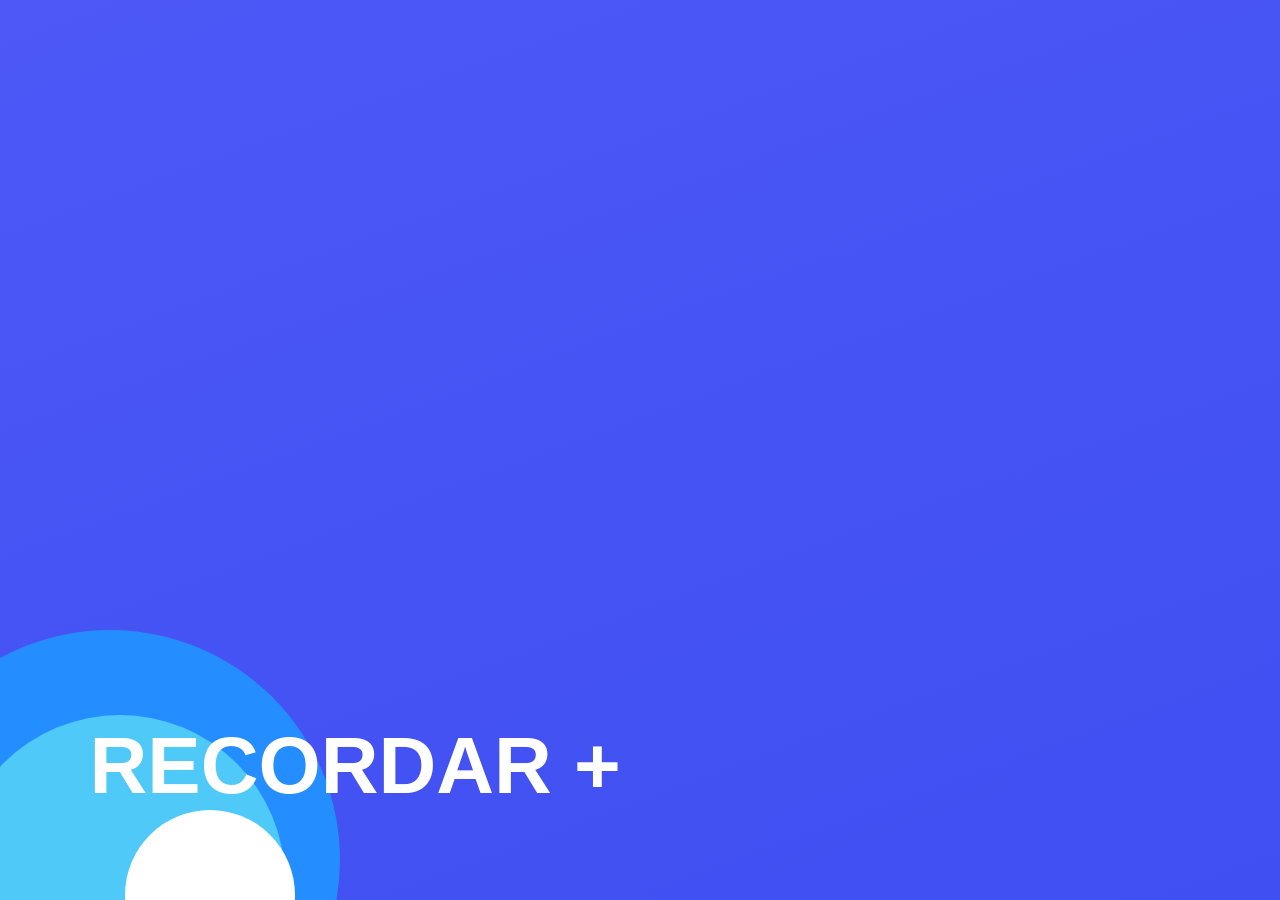
<file: index.html>
<!DOCTYPE html>
<html lang="es">
<head>
  <meta charset="UTF-8" />
  <meta name="viewport" content="width=device-width, initial-scale=1.0" />

  <title>Recordar +</title>

  <link rel="stylesheet" href="CSS/styles.css" />
  <script src="JS/index.js" defer></script>
</head>

<body>

  <main class="app-container">

    <!-- Pantalla de carga -->
    <section class="screen screen-splash is-active" id="screen-splash">

      <article class="welcome-card splash-card">

        <div class="splash-background">
          <div class="circle circle-one"></div>
          <div class="circle circle-two"></div>
          <div class="circle circle-three"></div>
        </div>

        <div class="splash-content">
          <h1>RECORDAR +</h1>
        </div>

      </article>

    </section>

    <!-- Pantalla principal -->
    <section class="screen" id="screen-home">

      <article class="welcome-card">

        <div class="main-icon">
          🧠
        </div>

        <h1>¡HOLA!</h1>

        <div class="text-box">
          <p>
            Estoy aquí para ayudarte a recordar lo importante en tu día a día.
          </p>
        </div>

        <div class="button-group">

          <button class="memory-button button-one" type="button" data-screen="screen-tests">
            <span class="button-icon">🧩</span>
            <span>Pruebas</span>
          </button>

          <button class="memory-button button-two" type="button" id="help-button">
            <span class="button-icon">❔</span>
            <span>Ayuda</span>
          </button>

        </div>

      </article>

    </section>

    <!-- Pantalla de pruebas -->
    <section class="screen" id="screen-tests">

      <article class="welcome-card tests-card">

        <header class="section-header">

        <button class="back-button" type="button" data-screen="screen-home" aria-label="Volver al inicio">
          ‹
        </button>

          <h1>Pruebas</h1>

        </header>

        <div class="tests-grid">

          <a class="test-option card-blue" href="pages/cita-medica.html">
            <span class="test-emoji" aria-hidden="true">📋</span>
            <span>Cita médica</span>
          </a>

          <a class="test-option card-yellow" href="pages/preparar-comida.html">
            <span class="test-emoji" aria-hidden="true">🍲</span>
            <span>Preparar comida</span>
          </a>

        </div>

      </article>

    </section>

    <!-- Ayuda básica -->
    <div class="help-modal" id="help-modal">

      <div class="help-box">

        <h2>Ayuda</h2>

        <p>
          Selecciona una prueba y responde con calma. Cada actividad te ayudará a practicar situaciones de la vida diaria.
        </p>

        <button class="memory-button button-one help-close" type="button" id="close-help">
          Entendido
        </button>

      </div>

    </div>

        <div class="screen-wipe" id="screen-wipe"></div>

  </main>

</body>
</html>
</file>
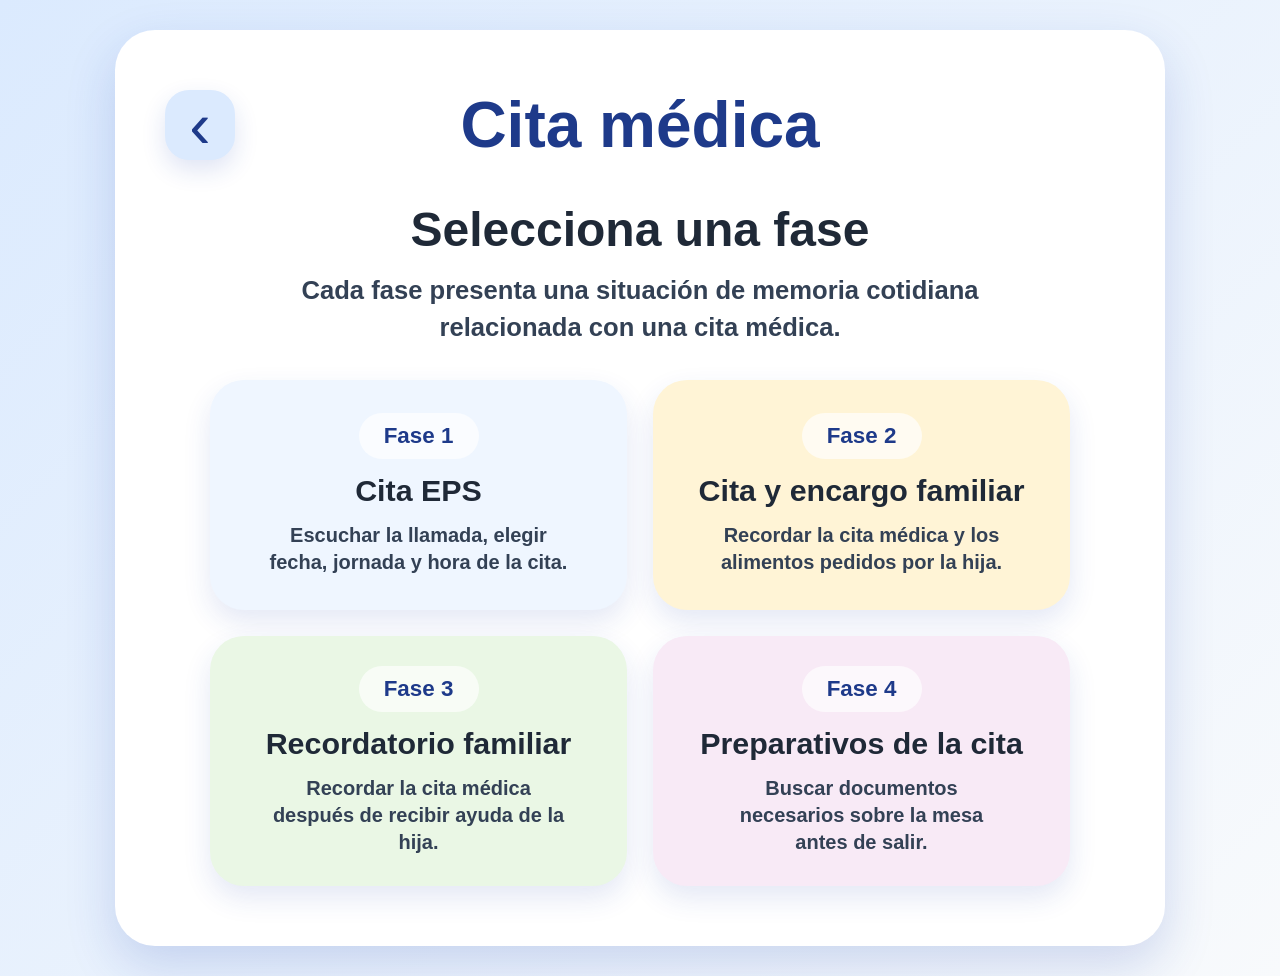
<file: pages/cita-medica.html>
<!doctype html>
<html lang="es">
  <head>
    <meta charset="UTF-8" />
    <meta name="viewport" content="width=device-width, initial-scale=1.0" />

    <title>Cita médica | Recordar +</title>

    <link rel="stylesheet" href="../CSS/styles.css" />
    <script src="../JS/cita-medica.js" defer></script>
  </head>

  <body>
    <main class="app-container medical-app">
      <!-- Pantalla inicial: selección de fases -->
      <section class="medical-screen is-active" id="screen-phase-selection">
        <article class="welcome-card medical-card phase-card">
          <header class="medical-header">
            <a
              class="back-button medical-back"
              href="../index.html"
              aria-label="Volver al menú principal"
            >
              ‹
            </a>

            <h1>Cita médica</h1>
          </header>

          <div class="phase-selection-content">
            <div class="phase-intro-text">
              <h2>Selecciona una fase</h2>
              <p>
                Cada fase presenta una situación de memoria cotidiana
                relacionada con una cita médica.
              </p>
            </div>

            <div class="phase-grid">
              <button
                class="phase-option card-blue"
                type="button"
                data-phase="1"
              >
                <span class="phase-number">Fase 1</span>
                <span class="phase-title">Cita EPS</span>
                <span class="phase-description">
                  Escuchar la llamada, elegir fecha, jornada y hora de la cita.
                </span>
              </button>

              <button
                class="phase-option card-yellow"
                type="button"
                data-phase="2"
              >
                <span class="phase-number">Fase 2</span>
                <span class="phase-title">Cita y encargo familiar</span>
                <span class="phase-description">
                  Recordar la cita médica y los alimentos pedidos por la hija.
                </span>
              </button>

              <button
                class="phase-option card-green"
                type="button"
                data-phase="3"
              >
                <span class="phase-number">Fase 3</span>
                <span class="phase-title">Recordatorio familiar</span>
                <span class="phase-description">
                  Recordar la cita médica después de recibir ayuda de la hija.
                </span>
              </button>

              <a
                class="phase-option card-pink phase-link-option"
                href="./mesa-visoespacial.html"
              >
                <span class="phase-number">Fase 4</span>
                <span class="phase-title">Preparativos de la cita</span>
                <span class="phase-description">
                  Buscar documentos necesarios sobre la mesa antes de salir.
                </span>
              </a>
            </div>


          </div>
        </article>
      </section>

      <!-- Pantalla intermedia: seleccion de tipo de fase -->
      <section class="medical-screen" id="screen-phase-mode-selection">
        <article class="welcome-card medical-card phase-card">
          <header class="medical-header">
            <button
              class="back-button medical-back"
              type="button"
              data-next="screen-phase-selection"
              aria-label="Volver"
            >
              ‹
            </button>

            <h1>Cita médica</h1>
          </header>

          <div class="phase-selection-content">
            <div class="phase-intro-text">
              <h2 id="phase-mode-title">Selecciona el tipo de fase</h2>
              <p id="phase-mode-description">
                Elige si deseas realizar la fase simple o la fase doble.
              </p>
            </div>

            <div class="phase-grid phase-mode-grid">
              <button
                class="phase-option card-blue"
                type="button"
                data-phase-mode-option="simple"
              >
                <span class="phase-number">Estructura A - Fase simple</span>
                <span class="phase-title">Llamada Nueva EPS</span>
                <span class="phase-description">
                  Inicia la simulación de la llamada y responde las preguntas de
                  memoria.
                </span>
              </button>

              <button
                class="phase-option card-yellow"
                type="button"
                data-phase-mode-option="double"
              >
                <span class="phase-number">Estructura A - Fase doble</span>
                <span class="phase-title">Recorrido doble</span>
                <span class="phase-description">
                  Inicia la fase en modalidad doble manteniendo la misma
                  situación.
                </span>
              </button>
            </div>
          </div>
        </article>
      </section>

      <!-- Pantalla 1: llamada -->
      <section class="medical-screen" id="screen-call">
        <article class="welcome-card medical-card">
          <header class="medical-header">
            <a
              class="back-button medical-back"
              href="../index.html"
              aria-label="Volver al menú principal"
            >
              ‹
            </a>

            <h1>Llamada</h1>
          </header>

          <div class="call-content" id="call-content">
            <div class="clinic-name">
              <span class="clinic-icon">🏥</span>
              <span>Nueva EPS</span>
            </div>

            <div class="call-visual" aria-hidden="true">
              <span class="ring-wave ring-wave-one"></span>
              <span class="ring-wave ring-wave-two"></span>
              <span class="ring-wave ring-wave-three"></span>

              <button
                class="call-button is-ringing"
                id="answer-call"
                type="button"
                aria-label="Contestar llamada"
              >
                <span aria-hidden="true">☎</span>
              </button>
            </div>

            <p class="small-text" id="call-status">Llamada entrante...</p>

            <button class="sound-button" id="skip-call" type="button">
              Saltar llamada
            </button>
          </div>
        </article>
      </section>

      <!-- Pantalla 2: calendario para seleccionar fecha -->
      <section class="medical-screen" id="screen-calendar-date">
        <article class="welcome-card medical-card calendar-card-screen">
          <header class="medical-header">
            <button
              class="back-button medical-back"
              type="button"
              data-next="screen-phase-selection"
              aria-label="Volver"
            >
              ‹
            </button>

            <h1>Calendario</h1>
          </header>

          <div class="calendar-content">
            <div class="calendar-instruction-box">
              <h2 id="calendar-question-title">Selecciona el día de la cita</h2>

              <p id="calendar-question-text">
                Marca en el calendario la fecha que escuchaste durante la
                llamada.
              </p>
            </div>

            <div class="calendar-box">
              <div class="calendar-month" id="calendar-month-label">
                Abril 2026
              </div>

              <div class="calendar-weekdays">
                <span>Lun</span>
                <span>Mar</span>
                <span>Mié</span>
                <span>Jue</span>
                <span>Vie</span>
                <span>Sáb</span>
                <span>Dom</span>
              </div>

              <div class="calendar-days" id="calendar-days">
                <!-- Los días se generan con JavaScript -->
              </div>
            </div>

            <p class="small-text calendar-feedback" id="calendar-feedback">
              Selecciona un día para continuar.
            </p>
          </div>
        </article>
      </section>

      <!-- Pantalla 2: mensaje de la cita -->
      <section class="medical-screen" id="screen-message">
        <article class="welcome-card medical-card">
          <header class="medical-header">
            <button
              class="back-button medical-back"
              type="button"
              data-prev="screen-call"
              aria-label="Volver"
            >
              ‹
            </button>

            <h1>Información</h1>
          </header>

          <div class="appointment-layout">
            <div class="appointment-message">
              <p>Hola, su cita es el lunes 6 de abril.</p>
            </div>

            <div class="doctor-emoji" aria-hidden="true">👩‍⚕️</div>
          </div>

          <div class="appointment-actions">
            <button
              class="sound-button repeat-button"
              id="repeat-message"
              type="button"
            >
              🔊 Repetir mensaje
            </button>

            <button
              class="memory-button button-one medical-next-button"
              id="continue-after-call"
              type="button"
              data-next="screen-question-shift"
              disabled
            >
              Continuar
            </button>
          </div>
        </article>
      </section>

      <!-- Pantalla 3: pregunta mañana o tarde -->
      <section class="medical-screen" id="screen-question-shift">
        <article class="welcome-card medical-card">
          <header class="medical-header">
            <h1>Pregunta 1</h1>
          </header>

          <div class="question-content">
            <h2>¿Prefiere en la mañana o en la tarde?</h2>

            <div class="answer-grid">
              <button
                class="answer-option"
                type="button"
                data-preference="morning"
                data-next="screen-question-hour"
              >
                <span class="answer-emoji">☀️</span>
                <span>Mañana</span>
              </button>

              <button
                class="answer-option"
                type="button"
                data-preference="afternoon"
                data-next="screen-question-hour"
              >
                <span class="answer-emoji">🌙</span>
                <span>Tarde</span>
              </button>
            </div>
          </div>
        </article>
      </section>

      <!-- Pantalla 4: pregunta horario -->
      <section class="medical-screen" id="screen-question-hour">
        <article class="welcome-card medical-card">
          <header class="medical-header">
            <h1 id="hour-screen-title">Pregunta 2</h1>
          </header>

          <div class="question-content">
            <h2 id="hour-question-title">¿En qué horario prefiere?</h2>

            <p class="small-text" id="hour-question-text">
              Selecciona el horario de la cita.
            </p>

            <div class="answer-grid">
              <button
                class="answer-option"
                type="button"
                data-hour="morning"
                data-next="screen-question-date"
              >
                <span class="answer-emoji">☀️</span>
                <span>10:00 am</span>
              </button>

              <button
                class="answer-option"
                type="button"
                data-hour="afternoon"
                data-next="screen-question-date"
              >
                <span class="answer-emoji">🌙</span>
                <span>4:00 pm</span>
              </button>
            </div>
          </div>
        </article>
      </section>

      <!-- Pantalla: llamada de la hija -->
      <section class="medical-screen" id="screen-daughter-call">
        <article class="welcome-card medical-card">
          <header class="medical-header">
            <h1>Llamada</h1>
          </header>

          <div class="call-content">
            <div class="clinic-name">
              <span class="clinic-icon">👩‍🦱</span>
              <span>Hija</span>
            </div>

            <div class="call-visual" aria-hidden="true">
              <span class="ring-wave ring-wave-one"></span>
              <span class="ring-wave ring-wave-two"></span>
              <span class="ring-wave ring-wave-three"></span>

              <button
                class="call-button is-ringing"
                id="answer-daughter-call"
                type="button"
                aria-label="Contestar llamada de la hija"
              >
                <span aria-hidden="true">☎</span>
              </button>
            </div>

            <p class="small-text" id="daughter-call-status">
              Llamada entrante de tu hija...
            </p>

            <button class="sound-button" id="skip-daughter-call" type="button">
              Saltar llamada
            </button>
          </div>
        </article>
      </section>

      <!-- Pantalla: selección de alimentos -->
      <section class="medical-screen" id="screen-food-question">
        <article class="welcome-card medical-card food-card-screen">
          <header class="medical-header">
            <h1>Encargo familiar</h1>
          </header>

          <div class="food-content">
            <div class="food-instruction-box">
              <h2>¿Qué alimentos te pidió tu hija?</h2>
              <p>Selecciona todos los alimentos que recuerdes de la llamada.</p>
            </div>

            <div class="food-grid">
              <button class="food-option" type="button" data-food="tomates">
                <span class="food-emoji">🍅</span>
                <span>Tomates</span>
              </button>

              <button class="food-option" type="button" data-food="lechugas">
                <span class="food-emoji">🥬</span>
                <span>Lechugas</span>
              </button>

              <button class="food-option" type="button" data-food="alverjas">
                <span class="food-emoji">🟢</span>
                <span>Alverjas</span>
              </button>

              <button class="food-option" type="button" data-food="papas">
                <span class="food-emoji">🥔</span>
                <span>Papas</span>
              </button>

              <button class="food-option" type="button" data-food="zanahorias">
                <span class="food-emoji">🥕</span>
                <span>Zanahorias</span>
              </button>

              <button class="food-option" type="button" data-food="cebollas">
                <span class="food-emoji">🧅</span>
                <span>Cebollas</span>
              </button>

              <button class="food-option" type="button" data-food="ajo">
                <span class="food-emoji">🧄</span>
                <span>Ajo</span>
              </button>

              <button class="food-option" type="button" data-food="banano">
                <span class="food-emoji">🍌</span>
                <span>Banano</span>
              </button>

              <button class="food-option" type="button" data-food="manzana">
                <span class="food-emoji">🍎</span>
                <span>Manzana</span>
              </button>

              <button class="food-option" type="button" data-food="pollo">
                <span class="food-emoji">🍗</span>
                <span>Pollo</span>
              </button>

              <button class="food-option" type="button" data-food="uvas">
                <span class="food-emoji">🍇</span>
                <span>Uvas</span>
              </button>

              <button class="food-option" type="button" data-food="arroz">
                <span class="food-emoji">🍚</span>
                <span>Arroz</span>
              </button>
            </div>

            <p class="small-text food-feedback" id="food-feedback">
              Selecciona los alimentos y confirma tu respuesta.
            </p>

            <button
              class="memory-button button-one medical-next-button"
              type="button"
              id="confirm-food-selection"
              disabled
            >
              Confirmar alimentos
            </button>
          </div>
        </article>
      </section>

      <!-- Pantalla: simulación de compras -->
      <section class="medical-screen" id="screen-shopping-question">
        <article class="welcome-card medical-card food-card-screen">
          <header class="medical-header">
            <h1>Compras del mercado</h1>
          </header>

          <div class="food-content">
            <div class="food-instruction-box">
              <h2>¿Qué productos debe comprar?</h2>
              <p>
                Selecciona los tres productos que recuerdas de la llamada.
              </p>
            </div>

            <div class="food-grid">
              <button class="food-option" type="button" data-shopping="avena">
                <span class="food-emoji">🥣</span>
                <span>Avena</span>
              </button>

              <button class="food-option" type="button" data-shopping="manzana">
                <span class="food-emoji">🍎</span>
                <span>Manzana</span>
              </button>

              <button class="food-option" type="button" data-shopping="banano">
                <span class="food-emoji">🍌</span>
                <span>Banano</span>
              </button>

              <button class="food-option" type="button" data-shopping="arroz">
                <span class="food-emoji">🍚</span>
                <span>Arroz</span>
              </button>

              <button class="food-option" type="button" data-shopping="pera">
                <span class="food-emoji">🍐</span>
                <span>Pera</span>
              </button>

              <button class="food-option" type="button" data-shopping="carne">
                <span class="food-emoji">🥩</span>
                <span>Carne</span>
              </button>

              <button class="food-option" type="button" data-shopping="lentejas">
                <span class="food-emoji">●</span>
                <span>Lentejas</span>
              </button>
            </div>

            <p class="small-text food-feedback" id="shopping-feedback">
              Selecciona tres productos y confirma tu respuesta.
            </p>

            <button
              class="memory-button button-one medical-next-button"
              type="button"
              id="confirm-shopping-selection"
              disabled
            >
              Confirmar productos
            </button>
          </div>
        </article>
      </section>

      <!-- Pantalla: selección de medicamentos -->
      <section class="medical-screen" id="screen-medicine-question">
        <article class="welcome-card medical-card food-card-screen">
          <header class="medical-header">
            <h1>Medicamentos</h1>
          </header>

          <div class="food-content">
            <div class="food-instruction-box">
              <h2>¿Qué medicamentos pidió tu hija?</h2>
              <p>
                Selecciona los tres medicamentos que recuerdas de la llamada.
              </p>
            </div>

            <div class="food-grid">
              <button class="food-option" type="button" data-medicine="antigripal">
                <span class="food-emoji">💊</span>
                <span>Antigripal</span>
              </button>

              <button class="food-option" type="button" data-medicine="anticoagulante">
                <span class="food-emoji">🩸</span>
                <span>Anticoagulante</span>
              </button>

              <button class="food-option" type="button" data-medicine="pastilla-dormir">
                <span class="food-emoji">🌙</span>
                <span>Pastilla para dormir</span>
              </button>

              <button class="food-option" type="button" data-medicine="analgesico">
                <span class="food-emoji">🧴</span>
                <span>Analgésico</span>
              </button>

              <button class="food-option" type="button" data-medicine="vitaminas">
                <span class="food-emoji">🍊</span>
                <span>Vitaminas</span>
              </button>

              <button class="food-option" type="button" data-medicine="antiacido">
                <span class="food-emoji">🧪</span>
                <span>Antiácido</span>
              </button>

              <button class="food-option" type="button" data-medicine="jarabe">
                <span class="food-emoji">🥄</span>
                <span>Jarabe</span>
              </button>

              <button class="food-option" type="button" data-medicine="antibiotico">
                <span class="food-emoji">🧬</span>
                <span>Antibiótico</span>
              </button>
            </div>

            <p class="small-text food-feedback" id="medicine-feedback">
              Selecciona tres medicamentos y confirma tu respuesta.
            </p>

            <button
              class="memory-button button-one medical-next-button"
              type="button"
              id="confirm-medicine-selection"
              disabled
            >
              Confirmar medicamentos
            </button>
          </div>
        </article>
      </section>

      <!-- Pantalla 6: resultados -->
      <section class="medical-screen" id="screen-results">
        <article class="welcome-card medical-card">
          <header class="medical-header medical-header-center">
            <h1>Resultados</h1>
          </header>

          <div class="results-box">
            <p>
              <strong>Aciertos:</strong>
              <span id="result-correct">0/4</span>
            </p>

            <p>
              <strong>Errores:</strong>
              <span id="result-errors">0</span>
            </p>

            <p>
              <strong>Tiempo:</strong>
              <span id="result-time">0:00</span>
            </p>

            <div class="result-trophy" aria-hidden="true">🏆</div>
          </div>

          <div class="medical-actions">
            <button
              class="memory-button button-one medical-action-button"
              type="button"
              id="download-results"
            >
              Descargar CSV
            </button>

            <button
              class="memory-button button-one medical-action-button"
              type="button"
              id="restart-test"
            >
              Repetir
            </button>

            <a
              class="memory-button button-two medical-action-button"
              href="../index.html"
            >
              Salir
            </a>
          </div>
        </article>
      </section>

      <div
        class="appointment-confirmation-modal"
        id="appointment-confirmation-modal"
        role="dialog"
        aria-modal="true"
        aria-labelledby="appointment-confirmation-title"
        aria-hidden="true"
      >
        <div class="appointment-confirmation-box">
          <h2 id="appointment-confirmation-title">Su cita quedó agendada</h2>

          <div class="appointment-confirmation-data">
            <span>Día</span>
            <strong id="appointment-confirmation-date">
              Miércoles 13 de mayo de 2026
            </strong>
          </div>

          <div class="appointment-confirmation-data">
            <span>Hora</span>
            <strong id="appointment-confirmation-time">8:00 am</strong>
          </div>

          <button
            class="memory-button button-one appointment-confirmation-button"
            id="appointment-confirmation-continue"
            type="button"
          >
            Entendido, continuar
          </button>
        </div>
      </div>
    </main>
  </body>
</html>
</file>
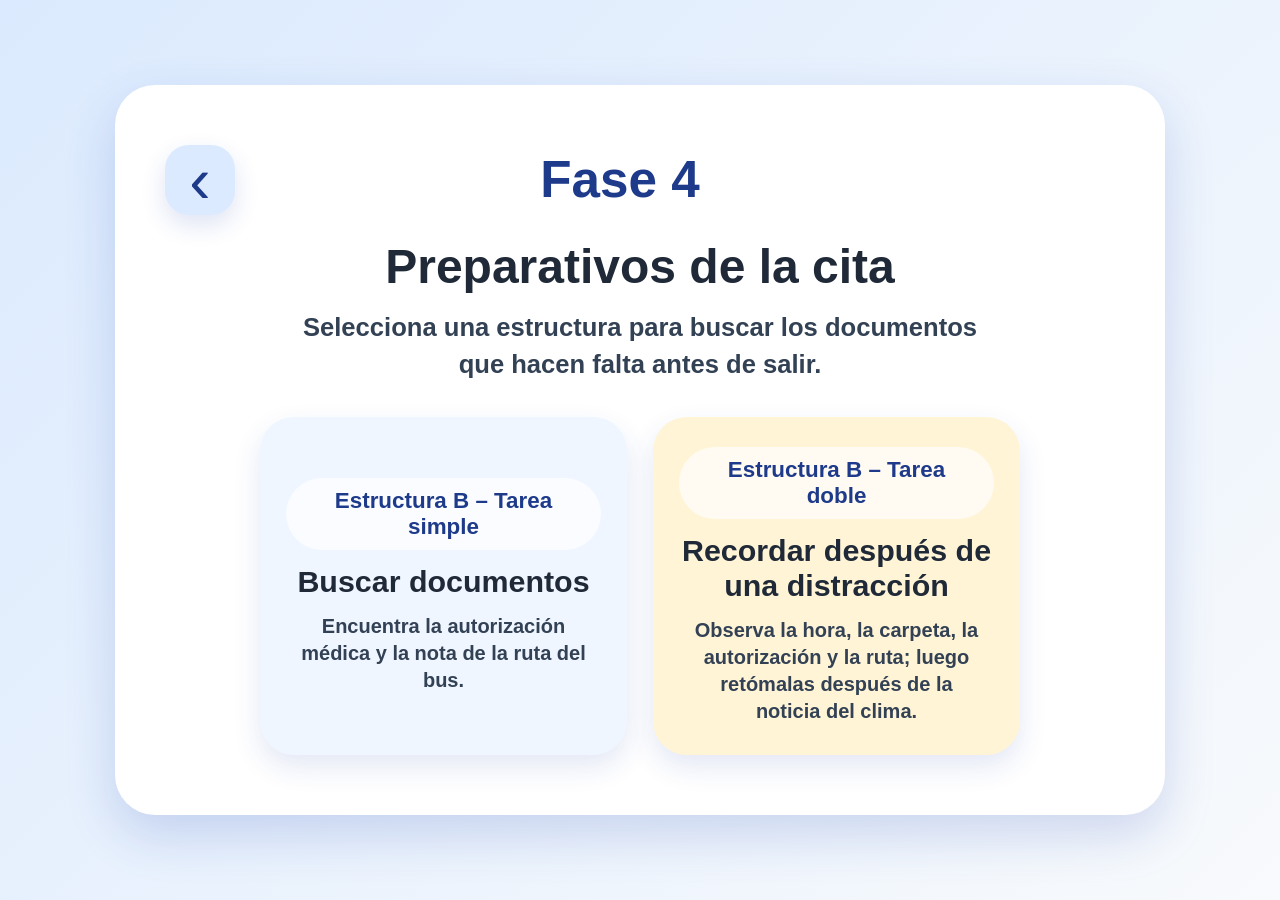
<file: pages/mesa-visoespacial.html>
<!doctype html>
<html lang="es">
  <head>
    <meta charset="UTF-8" />
    <meta name="viewport" content="width=device-width, initial-scale=1.0" />
    <title>Preparativos de la cita | Recordar +</title>
    <link rel="stylesheet" href="../CSS/styles.css" />
    <link rel="stylesheet" href="../CSS/mesa-visoespacial.css" />
    <script src="../JS/mesa-visoespacial.js" defer></script>
  </head>

  <body>
    <main class="app-container scene-app">
      <section class="scene-screen is-active" id="screen-scene-start">
        <article class="welcome-card scene-card scene-start-card">
          <header class="scene-header">
            <a class="back-button scene-back" href="./cita-medica.html" aria-label="Volver a cita médica">‹</a>
            <h1>Fase 4</h1>
          </header>

          <div class="scene-start-content">
            <div class="phase-intro-text">
              <h2>Preparativos de la cita</h2>
              <p>Selecciona una estructura para buscar los documentos que hacen falta antes de salir.</p>
            </div>

            <div class="phase-grid scene-mode-grid">
              <button
                class="phase-option card-blue"
                type="button"
                data-scene-mode="simple"
              >
                <span class="phase-number">Estructura B – Tarea simple</span>
                <span class="phase-title">Buscar documentos</span>
                <span class="phase-description">
                  Encuentra la autorización médica y la nota de la ruta del bus.
                </span>
              </button>

              <button
                class="phase-option card-yellow"
                type="button"
                data-scene-mode="double"
              >
                <span class="phase-number">Estructura B – Tarea doble</span>
                <span class="phase-title">Recordar después de una distracción</span>
                <span class="phase-description">
                  Observa la hora, la carpeta, la autorización y la ruta; luego retómalas después de la noticia del clima.
                </span>
              </button>
            </div>
          </div>
        </article>
      </section>

      <section class="scene-screen" id="screen-scene-table">
        <article class="welcome-card scene-card table-card">
          <header class="scene-header">
            <button class="back-button scene-back" type="button" data-scene-screen="screen-scene-start" aria-label="Volver">‹</button>

            <div class="scene-title-group">
              <h1>Mesa del comedor</h1>
              <p id="scene-status">Observa la mesa.</p>
            </div>

            <button class="sound-button scene-sound-button" id="repeat-instruction" type="button">Repetir</button>
          </header>

          <div class="table-scene is-simple-mode" id="table-scene" role="group" aria-label="Mesa del comedor con objetos">
            <svg class="table-art" viewBox="0 0 1120 680" aria-hidden="true" focusable="false">
              <defs>
                <linearGradient id="tableGradient" x1="0" x2="1" y1="0" y2="1">
                  <stop offset="0%" stop-color="#d49257" />
                  <stop offset="58%" stop-color="#c77c45" />
                  <stop offset="100%" stop-color="#a86135" />
                </linearGradient>
                <linearGradient id="paperGradient" x1="0" x2="1" y1="0" y2="1">
                  <stop offset="0%" stop-color="#fffaf0" />
                  <stop offset="100%" stop-color="#f2dfc2" />
                </linearGradient>
                <linearGradient id="vaseGradient" x1="0" x2="1" y1="0" y2="1">
                  <stop offset="0%" stop-color="#eff6ff" />
                  <stop offset="100%" stop-color="#bfdbfe" />
                </linearGradient>
              </defs>
              <rect class="room-floor" x="0" y="0" width="1120" height="680" />
              <path class="floor-line" d="M0 115 H1120 M0 565 H1120 M180 0 V680 M940 0 V680" />
              <g class="chair-row">
                <rect x="215" y="28" width="88" height="105" rx="18" />
                <rect x="416" y="22" width="92" height="112" rx="18" />
                <rect x="615" y="22" width="92" height="112" rx="18" />
                <rect x="816" y="28" width="88" height="105" rx="18" />
                <line x1="242" y1="42" x2="242" y2="120" />
                <line x1="276" y1="42" x2="276" y2="120" />
                <line x1="445" y1="38" x2="445" y2="122" />
                <line x1="479" y1="38" x2="479" y2="122" />
                <line x1="644" y1="38" x2="644" y2="122" />
                <line x1="678" y1="38" x2="678" y2="122" />
                <line x1="843" y1="42" x2="843" y2="120" />
                <line x1="877" y1="42" x2="877" y2="120" />
              </g>
              <ellipse class="table-shadow" cx="560" cy="360" rx="500" ry="270" />
              <rect class="table-top" x="70" y="70" width="980" height="535" rx="52" />
              <path class="table-highlight" d="M125 100 H995 C1018 100 1034 118 1034 142 V178 C780 128 390 126 87 178 V142 C87 118 104 100 125 100 Z" />
              <rect class="table-edge" x="70" y="545" width="980" height="60" rx="28" />
              <path class="wood-grain" d="M125 145 C260 105 370 150 515 125 S800 95 990 145" />
              <path class="wood-grain" d="M120 290 C310 250 445 315 615 278 S825 232 990 292" />
              <path class="wood-grain" d="M120 445 C300 410 430 470 610 430 S820 390 995 448" />
              <path class="wood-grain fine" d="M155 214 C280 185 380 225 500 202 S760 188 950 220" />
              <path class="wood-grain fine" d="M150 512 C310 488 470 525 620 505 S820 482 970 514" />

              <g class="svg-object svg-bible" transform="translate(-5 15)">
                <rect class="book-cover" x="125" y="392" width="154" height="132" rx="10" />
                <path class="book-spine" d="M146 396 V520" />
                <line class="cross-line" x1="174" y1="438" x2="226" y2="438" />
                <line class="cross-line" x1="200" y1="412" x2="200" y2="482" />
              </g>

              <g class="svg-object svg-calendar double-task-object target-underlay" data-svg-item="calendario-hora" transform="translate(142 -44) rotate(-8 277 290)">
                <g class="svg-lift-body">
                  <rect x="206" y="236" width="142" height="116" rx="12" />
                  <rect x="206" y="236" width="142" height="32" rx="12" />
                  <line x1="232" y1="224" x2="232" y2="250" />
                  <line x1="322" y1="224" x2="322" y2="250" />
                  <line class="calendar-grid" x1="226" y1="288" x2="328" y2="288" />
                  <line class="calendar-grid" x1="226" y1="316" x2="328" y2="316" />
                  <line class="calendar-grid" x1="260" y1="276" x2="260" y2="337" />
                  <line class="calendar-grid" x1="294" y1="276" x2="294" y2="337" />
                  <text class="calendar-title" x="277" y="261">Cita</text>
                  <text class="calendar-time" x="277" y="312">2:00</text>
                  <text class="calendar-period" x="277" y="338">p. m.</text>
                </g>
              </g>

              <g class="svg-object svg-cable" transform="translate(350 62) rotate(8)">
                <ellipse class="cable-shadow" cx="126" cy="124" rx="115" ry="12" />
                <path class="cable-loop" d="M18 118 C38 168 125 170 146 116 C164 68 104 42 80 84 C56 126 118 154 176 102 C218 64 206 22 172 20" />
                <path class="cable-tail" d="M174 20 C192 30 210 48 226 72" />
                <g class="cable-plug" transform="translate(214 56) rotate(42)">
                  <rect class="plug-body" x="0" y="0" width="52" height="28" rx="5" />
                  <rect class="plug-neck" x="-14" y="5" width="18" height="18" rx="3" />
                  <path class="plug-tip" d="M52 5 H72 V23 H52 Z M58 9 H68" />
                </g>
              </g>

              <g class="svg-object svg-threads" transform="translate(220 90) scale(0.45)">
                <g class="spool spool-brown" transform="translate(370 128) rotate(-28)">
                  <rect x="-62" y="-24" width="124" height="48" rx="14" />
                  <rect class="spool-cap" x="-74" y="-18" width="18" height="36" rx="5" />
                  <rect class="spool-cap" x="56" y="-18" width="18" height="36" rx="5" />
                  <path class="thread-wrap" d="M-42 -15 C-20 -4 18 -4 42 -15 M-44 0 C-18 10 20 10 44 0 M-42 15 C-20 4 18 4 42 15" />
                </g>
                <g class="spool spool-blue" transform="translate(458 168) rotate(24)">
                  <rect x="-54" y="-24" width="108" height="48" rx="14" />
                  <rect class="spool-cap" x="-66" y="-18" width="18" height="36" rx="5" />
                  <rect class="spool-cap" x="48" y="-18" width="18" height="36" rx="5" />
                  <path class="thread-wrap" d="M-36 -15 C-16 -5 16 -5 36 -15 M-38 0 C-16 10 18 10 38 0 M-36 15 C-16 5 16 5 36 15" />
                </g>
                <g class="spool spool-white" transform="translate(410 206) rotate(-4)">
                  <rect x="-78" y="-22" width="156" height="44" rx="13" />
                  <rect class="spool-cap" x="-92" y="-16" width="20" height="32" rx="5" />
                  <rect class="spool-cap" x="72" y="-16" width="20" height="32" rx="5" />
                  <path class="thread-wrap" d="M-58 -14 C-30 -4 30 -4 58 -14 M-60 0 C-28 9 30 9 60 0 M-58 14 C-30 4 30 4 58 14" />
                </g>
                <path class="loose-thread" d="M500 168 C545 126 580 158 544 184 C520 202 580 224 610 190" />
              </g>

              <g class="svg-object svg-threads" transform="translate(345 90) scale(0.45)">
                <g class="spool spool-brown" transform="translate(370 128) rotate(-28)">
                  <rect x="-62" y="-24" width="124" height="48" rx="14" />
                  <rect class="spool-cap" x="-74" y="-18" width="18" height="36" rx="5" />
                  <rect class="spool-cap" x="56" y="-18" width="18" height="36" rx="5" />
                  <path class="thread-wrap" d="M-42 -15 C-20 -4 18 -4 42 -15 M-44 0 C-18 10 20 10 44 0 M-42 15 C-20 4 18 4 42 15" />
                </g>
                <g class="spool spool-blue" transform="translate(458 168) rotate(24)">
                  <rect x="-54" y="-24" width="108" height="48" rx="14" />
                  <rect class="spool-cap" x="-66" y="-18" width="18" height="36" rx="5" />
                  <rect class="spool-cap" x="48" y="-18" width="18" height="36" rx="5" />
                  <path class="thread-wrap" d="M-36 -15 C-16 -5 16 -5 36 -15 M-38 0 C-16 10 18 10 38 0 M-36 15 C-16 5 16 5 36 15" />
                </g>
                <g class="spool spool-white" transform="translate(410 206) rotate(-4)">
                  <rect x="-78" y="-22" width="156" height="44" rx="13" />
                  <rect class="spool-cap" x="-92" y="-16" width="20" height="32" rx="5" />
                  <rect class="spool-cap" x="72" y="-16" width="20" height="32" rx="5" />
                  <path class="thread-wrap" d="M-58 -14 C-30 -4 30 -4 58 -14 M-60 0 C-28 9 30 9 60 0 M-58 14 C-30 4 30 4 58 14" />
                </g>
              </g>

              <g class="svg-object svg-threads" transform="translate(465 385) scale(0.45)">
                <g class="spool spool-brown" transform="translate(370 128) rotate(-28)">
                  <rect x="-62" y="-24" width="124" height="48" rx="14" />
                  <rect class="spool-cap" x="-74" y="-18" width="18" height="36" rx="5" />
                  <rect class="spool-cap" x="56" y="-18" width="18" height="36" rx="5" />
                  <path class="thread-wrap" d="M-42 -15 C-20 -4 18 -4 42 -15 M-44 0 C-18 10 20 10 44 0 M-42 15 C-20 4 18 4 42 15" />
                </g>
                <g class="spool spool-blue" transform="translate(458 168) rotate(24)">
                  <rect x="-54" y="-24" width="108" height="48" rx="14" />
                  <rect class="spool-cap" x="-66" y="-18" width="18" height="36" rx="5" />
                  <rect class="spool-cap" x="48" y="-18" width="18" height="36" rx="5" />
                  <path class="thread-wrap" d="M-36 -15 C-16 -5 16 -5 36 -15 M-38 0 C-16 10 18 10 38 0 M-36 15 C-16 5 16 5 36 15" />
                </g>
                <g class="spool spool-white" transform="translate(410 206) rotate(-4)">
                  <rect x="-78" y="-22" width="156" height="44" rx="13" />
                  <rect class="spool-cap" x="-92" y="-16" width="20" height="32" rx="5" />
                  <rect class="spool-cap" x="72" y="-16" width="20" height="32" rx="5" />
                  <path class="thread-wrap" d="M-58 -14 C-30 -4 30 -4 58 -14 M-60 0 C-28 9 30 9 60 0 M-58 14 C-30 4 30 4 58 14" />
                </g>
              </g>

              <g class="svg-object svg-threads" transform="translate(590 385) scale(0.45)">
                <g class="spool spool-brown" transform="translate(370 128) rotate(-28)">
                  <rect x="-62" y="-24" width="124" height="48" rx="14" />
                  <rect class="spool-cap" x="-74" y="-18" width="18" height="36" rx="5" />
                  <rect class="spool-cap" x="56" y="-18" width="18" height="36" rx="5" />
                  <path class="thread-wrap" d="M-42 -15 C-20 -4 18 -4 42 -15 M-44 0 C-18 10 20 10 44 0 M-42 15 C-20 4 18 4 42 15" />
                </g>
                <g class="spool spool-blue" transform="translate(458 168) rotate(24)">
                  <rect x="-54" y="-24" width="108" height="48" rx="14" />
                  <rect class="spool-cap" x="-66" y="-18" width="18" height="36" rx="5" />
                  <rect class="spool-cap" x="48" y="-18" width="18" height="36" rx="5" />
                  <path class="thread-wrap" d="M-36 -15 C-16 -5 16 -5 36 -15 M-38 0 C-16 10 18 10 38 0 M-36 15 C-16 5 16 5 36 15" />
                </g>
                <g class="spool spool-white" transform="translate(410 206) rotate(-4)">
                  <rect x="-78" y="-22" width="156" height="44" rx="13" />
                  <rect class="spool-cap" x="-92" y="-16" width="20" height="32" rx="5" />
                  <rect class="spool-cap" x="72" y="-16" width="20" height="32" rx="5" />
                  <path class="thread-wrap" d="M-58 -14 C-30 -4 30 -4 58 -14 M-60 0 C-28 9 30 9 60 0 M-58 14 C-30 4 30 4 58 14" />
                </g>
              </g>

              <g class="svg-object svg-fruit" transform="translate(-105 -98)">
                <ellipse class="bowl-shadow" cx="870" cy="242" rx="104" ry="17" />
                <path class="bowl" d="M748 170 H992 C978 246 924 280 870 280 C816 280 762 246 748 170 Z" />
                <ellipse class="bowl-rim" cx="870" cy="170" rx="122" ry="36" />
                <path class="banana" d="M786 134 C820 74 856 83 860 152 C834 126 816 128 786 134 Z" />
                <path class="banana banana-two" d="M938 134 C904 74 868 83 864 152 C890 126 908 128 938 134 Z" />
                <circle class="orange" cx="804" cy="160" r="31" />
                <circle class="apple-red" cx="850" cy="158" r="28" />
                <circle class="pear" cx="895" cy="155" r="30" />
                <circle class="apple-red" cx="934" cy="160" r="28" />
                <circle class="grape" cx="950" cy="198" r="13" />
                <circle class="grape" cx="970" cy="196" r="13" />
                <circle class="grape" cx="960" cy="216" r="13" />
                <path class="leaf" d="M904 112 C918 92 942 94 952 112 C932 122 916 122 904 112 Z" />
              </g>

              <g class="svg-object svg-glasses" transform="translate(-20 -85)">
                <circle cx="395" cy="462" r="31" />
                <circle cx="486" cy="462" r="31" />
                <path class="glasses-bridge" d="M426 462 C441 450 449 450 455 462" />
                <path class="glasses-arm" d="M364 462 L306 480" />
                <path class="glasses-arm" d="M517 462 L575 480" />
                <path class="lens-shine" d="M382 447 C390 442 398 442 406 448" />
                <path class="lens-shine" d="M474 447 C482 442 490 442 498 448" />
              </g>

              <g class="svg-object svg-pencil-cup" transform="translate(280 130) scale(0.62)">
                <ellipse class="cup-floor-shadow" cx="78" cy="214" rx="78" ry="14" />
                <path class="cup-back" d="M12 112 C48 92 112 92 148 112 V134 C112 154 48 154 12 134 Z" />
                <ellipse class="cup-rim-back" cx="80" cy="112" rx="70" ry="24" />
                <g class="scissors" transform="translate(18 0) rotate(-12)">
                  <circle cx="12" cy="48" r="22" />
                  <circle cx="64" cy="48" r="22" />
                  <path class="scissors-handle" d="M30 66 L74 156" />
                  <path class="scissors-handle" d="M48 66 L24 154" />
                  <path class="scissors-blade" d="M44 86 L84 156 L56 166 Z" />
                  <path class="scissors-blade" d="M42 86 L8 158 L36 168 Z" />
                  <circle class="scissors-screw" cx="40" cy="92" r="7" />
                </g>
                <g class="ruler" transform="translate(86 -22) rotate(11)">
                  <path d="M0 0 H34 V172 H0 Z" />
                  <circle cx="17" cy="17" r="6" />
                  <path class="ruler-lines" d="M18 34 H32 M22 46 H32 M18 58 H32 M22 70 H32 M18 82 H32 M22 94 H32 M18 106 H32 M22 118 H32 M18 130 H32 M22 142 H32" />
                </g>
                <g class="yellow-pencil" transform="translate(12 12) rotate(-13)">
                  <path d="M0 0 L20 0 L20 162 L0 162 Z" />
                  <path class="wood-tip" d="M0 0 L10 -26 L20 0 Z" />
                  <path class="lead-tip" d="M6 -16 L10 -26 L14 -16 Z" />
                  <line x1="14" y1="16" x2="14" y2="152" />
                </g>
                <g class="blue-pencil" transform="translate(130 16) rotate(15)">
                  <path d="M0 0 L22 0 L22 150 L0 150 Z" />
                  <path class="wood-tip" d="M0 0 L11 -24 L22 0 Z" />
                  <path class="lead-tip" d="M7 -14 L11 -24 L15 -14 Z" />
                </g>
                <path class="cup-body" d="M12 118 C48 136 112 136 148 118 V214 C118 238 42 238 12 214 Z" />
                <path class="cup-shade" d="M100 132 C120 130 138 124 148 118 V214 C134 226 116 234 96 236 Z" />
                <path class="cup-front-rim" d="M12 118 C48 136 112 136 148 118 C142 150 18 150 12 118 Z" />
              </g>

              <g class="svg-object svg-vase" transform="translate(70 25) scale(0.68)">
                <path class="leaf" d="M148 194 C180 175 205 182 232 199 C198 216 174 214 148 194 Z" />
                <path class="leaf" d="M262 194 C230 176 205 184 180 201 C214 218 238 216 262 194 Z" />
                <path class="leaf tall-leaf" d="M188 200 C178 162 188 129 213 105 C217 145 209 176 188 200 Z" />
                <path class="leaf tall-leaf" d="M222 200 C236 164 232 132 213 102 C202 142 205 174 222 200 Z" />
                <path class="stem" d="M188 210 C175 158 150 123 128 91" />
                <path class="stem" d="M205 210 C205 158 205 116 205 72" />
                <path class="stem" d="M222 210 C236 158 258 124 282 92" />
                <path class="vase-neck" d="M166 198 H244 L238 240 C218 250 192 250 172 240 Z" />
                <path class="vase-body" d="M172 236 C146 302 156 394 180 464 C194 476 216 478 232 464 C254 394 264 302 238 236 C218 248 193 248 172 236 Z" />
                <path class="vase-base" d="M176 454 C194 466 216 468 236 454 L230 496 C214 506 194 504 180 496 Z" />
                <g class="flower" transform="translate(128 91)">
                  <ellipse cx="-22" cy="0" rx="20" ry="12" />
                  <ellipse cx="22" cy="0" rx="20" ry="12" />
                  <ellipse cx="0" cy="-22" rx="12" ry="20" />
                  <ellipse cx="0" cy="22" rx="12" ry="20" />
                  <ellipse cx="-16" cy="-16" rx="16" ry="11" />
                  <ellipse cx="16" cy="16" rx="16" ry="11" />
                  <circle cx="0" cy="0" r="10" />
                </g>
                <g class="flower flower-alt" transform="translate(205 72)">
                  <ellipse cx="-24" cy="0" rx="21" ry="12" />
                  <ellipse cx="24" cy="0" rx="21" ry="12" />
                  <ellipse cx="0" cy="-24" rx="12" ry="21" />
                  <ellipse cx="0" cy="24" rx="12" ry="21" />
                  <ellipse cx="-17" cy="17" rx="16" ry="11" />
                  <ellipse cx="17" cy="-17" rx="16" ry="11" />
                  <circle cx="0" cy="0" r="10" />
                </g>
                <g class="flower" transform="translate(282 92)">
                  <ellipse cx="-22" cy="0" rx="20" ry="12" />
                  <ellipse cx="22" cy="0" rx="20" ry="12" />
                  <ellipse cx="0" cy="-22" rx="12" ry="20" />
                  <ellipse cx="0" cy="22" rx="12" ry="20" />
                  <ellipse cx="-16" cy="16" rx="16" ry="11" />
                  <ellipse cx="16" cy="-16" rx="16" ry="11" />
                  <circle cx="0" cy="0" r="10" />
                </g>
              </g>

              <g class="svg-object svg-folder double-task-object target-underlay" data-svg-item="carpeta-documentos" transform="translate(4 -66) rotate(3 905 330)">
                <g class="svg-lift-body">
                  <path class="folder-paper" d="M798 248 H970 L992 356 H820 Z" />
                  <path class="folder-paper folder-paper-two" d="M818 234 H964 L986 344 H842 Z" />
                  <path d="M802 272 H878 L896 292 H1000 C1016 292 1028 304 1028 320 V374 H802 Z" />
                  <path d="M802 316 H1030 L1008 408 H780 Z" />
                  <line x1="834" y1="350" x2="984" y2="350" />
                  <line x1="848" y1="374" x2="958" y2="374" />
                  <text x="905" y="393">Carpeta</text>
                </g>
              </g>

              <g class="svg-object svg-magazines" transform="translate(70 -142) rotate(-2 690 420)">
                <path class="paper-sheet sheet-bottom" d="M548 438 L756 396 L818 486 L598 528 Z" />
                <path class="paper-sheet sheet-blue" d="M574 404 L796 410 L784 510 L562 500 Z" />
                <path class="paper-sheet sheet-yellow" d="M536 368 L754 334 L812 428 L586 466 Z" />
                <path class="paper-sheet sheet-red" d="M590 330 L778 364 L738 450 L548 414 Z" />
                <rect class="magazine-main" x="572" y="318" width="230" height="128" rx="10" />
                <rect class="magazine-label" x="614" y="346" width="92" height="22" rx="5" />
                <line x1="604" y1="392" x2="760" y2="392" />
                <line x1="604" y1="422" x2="720" y2="422" />
              </g>

              <g class="svg-object svg-auth target-underlay" data-svg-item="autorizacion" transform="translate(8 -36) rotate(-7 903 485)">
                <g class="svg-lift-body">
                  <path class="paper-back" d="M820 424 L946 392 L984 532 L858 566 Z" />
                  <rect x="835" y="405" width="136" height="160" rx="8" />
                  <text x="903" y="445">Autorización</text>
                  <text x="903" y="472">médica</text>
                  <line x1="860" y1="500" x2="946" y2="500" />
                  <line x1="860" y1="526" x2="946" y2="526" />
                  <line x1="860" y1="548" x2="925" y2="548" />
                  <path class="signature" d="M880 548 C895 532 910 566 936 536" />
                </g>
              </g>

              <g class="svg-object svg-note target-underlay" data-svg-item="nota-bus" transform="translate(-14 -54) rotate(-12 550 560)">
                <g class="svg-lift-body">
                  <path class="note-back" d="M478 532 L558 500 L608 574 L524 622 Z" />
                  <path d="M494 518 L588 504 L604 590 L510 606 Z" />
                  <text x="550" y="548">Ruta</text>
                  <text x="552" y="578">342</text>
                </g>
              </g>

              <g class="svg-object svg-tissue-box" transform="translate(298 430) scale(0.52)">
                <path class="tissue tissue-left" d="M68 18 C66 62 42 78 12 78 L34 158 H96 V18 C86 16 76 16 68 18 Z" />
                <path class="tissue tissue-right" d="M96 16 C134 20 132 78 160 84 C186 88 192 112 168 134 L130 174 H96 Z" />
                <path class="tissue-fold" d="M140 82 L116 142" />
                <path class="box-top" d="M0 146 H210 L192 100 H18 Z" />
                <path class="box-front" d="M0 146 H210 V218 H0 Z" />
                <path class="box-side" d="M210 146 L224 164 V230 L210 218 Z" />
                <path class="box-highlight" d="M88 158 H204 V146 H210 V206 C174 174 122 176 88 196 Z" />
                <path class="tissue-slot" d="M60 102 H154" />
                <line class="box-line" x1="18" y1="202" x2="100" y2="202" />
              </g>

              <g class="svg-object svg-tape" transform="translate(415 474) rotate(-8) scale(0.48)">
                <path class="tape-thread" d="M72 34 L184 96" />
                <circle class="tape-roll" cx="68" cy="64" r="56" />
                <circle class="tape-hole" cx="68" cy="64" r="25" />
                <path class="tape-base" d="M0 72 H92 C98 116 146 132 184 96 H220 V156 C220 170 208 182 194 182 H16 C7 182 0 175 0 166 Z" />
                <rect class="tape-lip tape-lip-left" x="-4" y="64" width="88" height="28" rx="8" />
                <rect class="tape-lip tape-lip-right" x="184" y="70" width="46" height="28" rx="8" />
                <path class="tape-base-shadow" d="M8 164 H208" />
              </g>

              <g class="svg-object svg-calculator" transform="translate(934 318)">
                <rect class="calculator-body" x="0" y="0" width="78" height="118" rx="10" />
                <rect class="calculator-screen" x="12" y="12" width="54" height="22" rx="4" />
                <g class="calculator-keys">
                  <rect x="12" y="48" width="12" height="12" rx="2" />
                  <rect x="32" y="48" width="12" height="12" rx="2" />
                  <rect x="52" y="48" width="12" height="12" rx="2" />
                  <rect x="12" y="68" width="12" height="12" rx="2" />
                  <rect x="32" y="68" width="12" height="12" rx="2" />
                  <rect x="52" y="68" width="12" height="12" rx="2" />
                  <rect x="12" y="88" width="12" height="12" rx="2" />
                  <rect x="32" y="88" width="12" height="12" rx="2" />
                  <rect x="52" y="88" width="12" height="12" rx="2" />
                </g>
              </g>

              <g class="svg-object svg-paper-clips" transform="translate(644 532) scale(0.45)">
                <g class="clip clip-yellow" transform="translate(0 18) rotate(-20)">
                  <path d="M0 42 L42 0 C58 -16 86 6 68 24 L24 68 C8 84 -20 62 -2 44 L38 4" />
                </g>
                <g class="clip clip-blue" transform="translate(58 10) rotate(18)">
                  <path d="M0 42 L42 0 C58 -16 86 6 68 24 L24 68 C8 84 -20 62 -2 44 L38 4" />
                </g>
                <g class="clip clip-orange" transform="translate(116 22) rotate(-32)">
                  <path d="M0 42 L42 0 C58 -16 86 6 68 24 L24 68 C8 84 -20 62 -2 44 L38 4" />
                </g>
                <g class="clip clip-red" transform="translate(174 12) rotate(24)">
                  <path d="M0 42 L42 0 C58 -16 86 6 68 24 L24 68 C8 84 -20 62 -2 44 L38 4" />
                </g>
              </g>

              <g class="svg-object svg-keys" transform="translate(912 484) rotate(-18) scale(0.38)">
                <path class="key key-back" d="M84 48 C84 18 110 -4 140 4 C174 13 188 54 166 82 C150 102 122 104 104 88 L22 142 L8 132 L18 112 L34 110 L36 94 L54 92 L56 76 Z" />
                <circle class="key-hole" cx="136" cy="48" r="18" />
                <path class="key key-front" d="M140 104 C140 72 166 50 198 58 C232 66 246 108 224 136 C210 154 188 160 170 152 L130 270 L108 264 L106 244 L122 236 L116 218 L134 210 L128 192 L146 184 L154 146 C144 136 140 122 140 104 Z" />
                <circle class="key-hole" cx="192" cy="104" r="18" />
                <path class="key-ring-link" d="M136 48 L192 104" />
              </g>
            </svg>

            <div class="table-hotspots" id="table-hotspots"></div>
          </div>

          <div class="scene-progress" aria-live="polite">
            <span id="scene-found-count">0/2 objetos encontrados</span>
            <span id="scene-sequence">Secuencia: pendiente</span>
          </div>
        </article>
      </section>

      <section class="scene-screen" id="screen-scene-distractor">
        <article class="welcome-card scene-card scene-distractor-card">
          <header class="scene-header scene-header-center">
            <h1>Noticia</h1>
          </header>

          <div class="scene-distractor-content">
            <svg class="tv-news-art" viewBox="0 0 760 460" aria-hidden="true" focusable="false">
              <path class="tv-antenna" d="M338 72 L278 20 M422 72 L482 20" />
              <circle class="tv-antenna-tip" cx="278" cy="20" r="8" />
              <circle class="tv-antenna-tip" cx="482" cy="20" r="8" />
              <rect class="tv-offset" x="154" y="104" width="512" height="280" rx="42" />
              <rect class="tv-frame" x="92" y="76" width="540" height="294" rx="42" />
              <rect class="tv-speaker-panel" x="536" y="116" width="58" height="206" rx="18" />
              <circle class="tv-knob" cx="566" cy="150" r="12" />
              <circle class="tv-knob" cx="566" cy="190" r="12" />
              <path class="tv-speaker-lines" d="M550 238 H582 M550 260 H582 M550 282 H582" />
              <rect class="tv-screen" x="132" y="112" width="382" height="210" rx="24" />
              <path class="screen-glow" d="M158 136 H490 V178 C390 148 275 148 158 198 Z" />

              <g class="weather-icon" transform="translate(-22 -4)">
                <circle class="sun-back" cx="254" cy="166" r="42" />
                <path class="rain-cloud" d="M204 190 C218 146 278 140 304 176 C334 156 386 176 390 220 C394 260 350 284 298 276 H218 C172 276 140 248 148 212 C153 192 176 184 204 190 Z" />
                <line class="rain-line" x1="204" y1="296" x2="188" y2="338" />
                <line class="rain-line" x1="260" y1="302" x2="244" y2="344" />
                <line class="rain-line" x1="316" y1="296" x2="300" y2="338" />
                <line class="rain-line rain-line-soft" x1="356" y1="292" x2="340" y2="328" />
              </g>

              <g class="news-anchor">
                <circle class="anchor-head" cx="420" cy="210" r="28" />
                <path class="anchor-hair" d="M392 208 C398 176 438 172 448 206 C432 194 410 194 392 208 Z" />
                <path class="anchor-body" d="M382 250 C394 228 446 228 458 250 L470 304 H370 Z" />
                <rect class="anchor-desk" x="348" y="284" width="146" height="34" rx="8" />
              </g>

              <rect class="news-band" x="132" y="322" width="382" height="34" />
              <path class="ticker-block" d="M154 334 H210 M230 334 H318 M338 334 H478" />
              <line class="tv-stand" x1="250" y1="384" x2="206" y2="438" />
              <line class="tv-stand" x1="474" y1="384" x2="518" y2="438" />
              <line class="tv-base" x1="180" y1="440" x2="544" y2="440" />
            </svg>
          </div>
        </article>
      </section>

      <section class="scene-screen" id="screen-scene-weather-question">
        <article class="welcome-card scene-card scene-weather-question-card">
          <header class="scene-header scene-header-center">
            <h1>Pregunta</h1>
          </header>

          <div class="question-content weather-question" id="weather-question">
            <h2 id="weather-question-text">¿Cómo va a estar el clima en la ciudad?</h2>

            <div class="answer-grid weather-answer-grid">
              <button class="answer-option weather-answer" type="button" data-weather-answer="lluvias">
                <span class="answer-emoji">🌧️</span>
                <span>Fuertes lluvias</span>
              </button>

              <button class="answer-option weather-answer" type="button" data-weather-answer="soleado">
                <span class="answer-emoji">☀️</span>
                <span>Soleado</span>
              </button>

              <button class="answer-option weather-answer" type="button" data-weather-answer="frio">
                <span class="answer-emoji">❄️</span>
                <span>Frío y seco</span>
              </button>
            </div>

            <p class="weather-feedback" id="weather-feedback" aria-live="polite"></p>
          </div>
        </article>
      </section>

      <section class="scene-screen" id="screen-scene-results">
        <article class="welcome-card scene-card scene-results-card">
          <header class="scene-header scene-header-center">
            <h1>Resultados</h1>
          </header>

          <div class="results-box">
            <p>
              <strong>Aciertos:</strong>
              <span id="result-correct">0/2</span>
            </p>

            <p>
              <strong>Errores:</strong>
              <span id="result-errors">0</span>
            </p>

            <p>
              <strong>Tiempo:</strong>
              <span id="result-time">0 ms</span>
            </p>

            <div class="result-trophy" aria-hidden="true">🏆</div>
          </div>

          <div class="medical-actions">
            <button class="memory-button button-one medical-action-button" id="download-scene-results" type="button">
              Descargar CSV
            </button>
            <button class="memory-button button-one medical-action-button" id="restart-scene" type="button">Repetir</button>
            <a class="memory-button button-two medical-action-button" href="./cita-medica.html">Salir</a>
          </div>
        </article>
      </section>
    </main>
  </body>
</html>
</file>
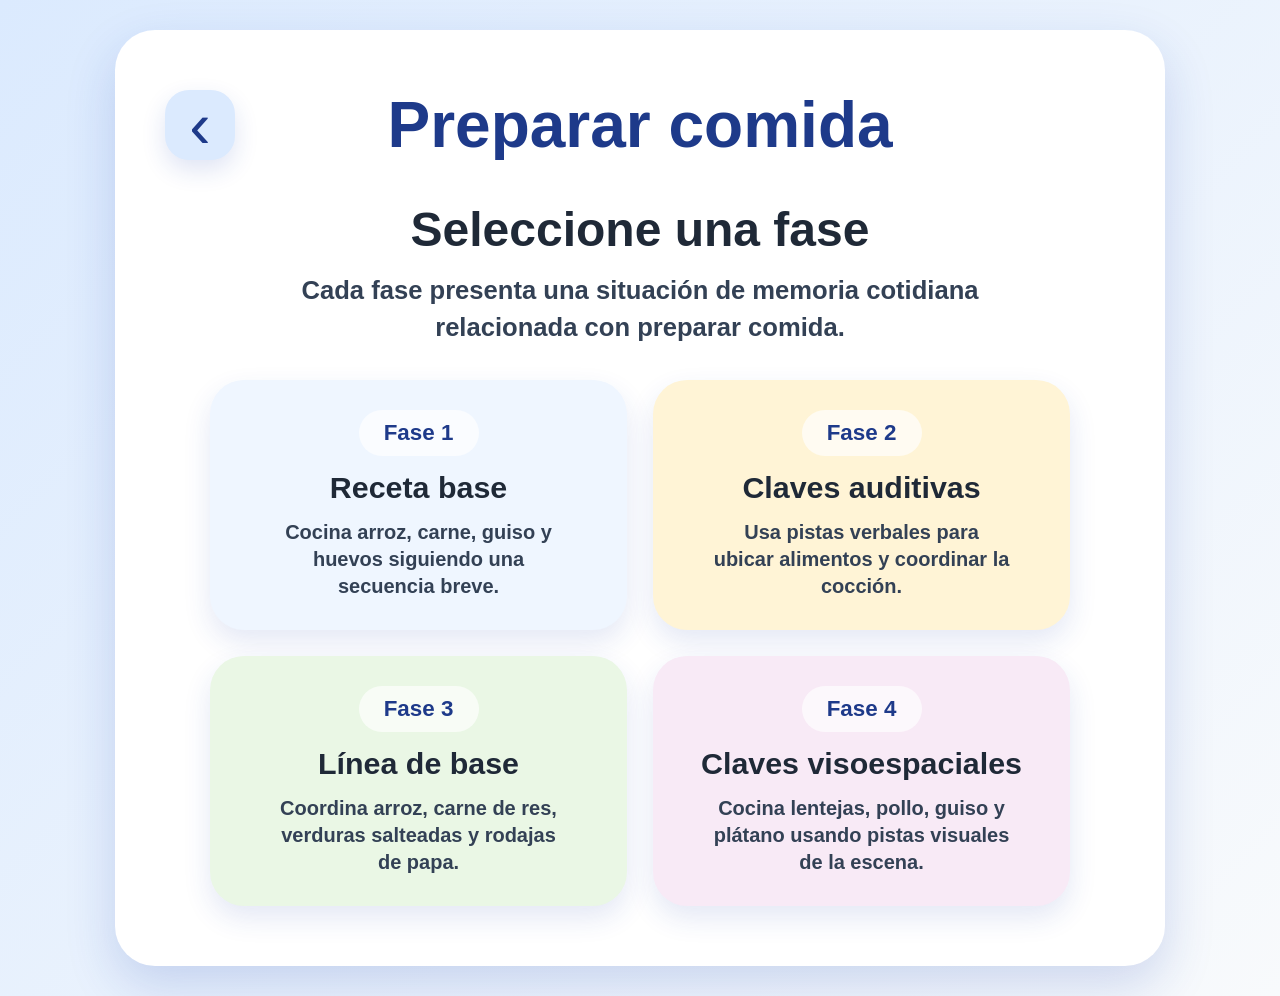
<file: pages/preparar-comida.html>
<!doctype html>
<html lang="es">
  <head>
    <meta charset="UTF-8" />
    <meta name="viewport" content="width=device-width, initial-scale=1.0" />

    <title>Preparar comida | Recordar +</title>

    <link rel="stylesheet" href="../CSS/styles.css" />
    <link rel="stylesheet" href="../CSS/preparar-comida-cocina.css" />
    <script src="../JS/preparar-comida-cocina-svg.js" defer></script>
    <script src="../JS/preparar-comida.js" defer></script>
  </head>

  <body>
    <main class="app-container medical-app">
      <section class="medical-screen is-active" id="screen-food-phase-selection">
        <article class="welcome-card medical-card phase-card">
          <header class="medical-header">
            <a
              class="back-button medical-back"
              href="../index.html"
              aria-label="Volver al menú principal"
            >
              ‹
            </a>

            <h1>Preparar comida</h1>
          </header>

          <div class="phase-selection-content">
            <div class="phase-intro-text">
              <h2>Seleccione una fase</h2>
              <p>
                Cada fase presenta una situación de memoria cotidiana
                relacionada con preparar comida.
              </p>
            </div>

            <div class="phase-grid">
              <button class="phase-option card-blue" type="button" data-food-phase="1">
                <span class="phase-number">Fase 1</span>
                <span class="phase-title">Receta base</span>
                <span class="phase-description">
                  Cocina arroz, carne, guiso y huevos siguiendo una secuencia breve.
                </span>
              </button>

              <button class="phase-option card-yellow" type="button" data-food-phase="2">
                <span class="phase-number">Fase 2</span>
                <span class="phase-title">Claves auditivas</span>
                <span class="phase-description">
                  Usa pistas verbales para ubicar alimentos y coordinar la cocción.
                </span>
              </button>

              <button class="phase-option card-green" type="button" data-food-phase="3">
                <span class="phase-number">Fase 3</span>
                <span class="phase-title">Línea de base</span>
                <span class="phase-description">
                  Coordina arroz, carne de res, verduras salteadas y rodajas de papa.
                </span>
              </button>

              <button class="phase-option card-pink" type="button" data-food-phase="4">
                <span class="phase-number">Fase 4</span>
                <span class="phase-title">Claves visoespaciales</span>
                <span class="phase-description">
                  Cocina lentejas, pollo, guiso y plátano usando pistas visuales de la escena.
                </span>
              </button>
            </div>
          </div>
        </article>
      </section>

      <section class="medical-screen" id="screen-food-mode-selection">
        <article class="welcome-card medical-card phase-card">
          <header class="medical-header">
            <button
              class="back-button medical-back"
              type="button"
              data-next="screen-food-phase-selection"
              aria-label="Volver"
            >
              ‹
            </button>

            <h1>Preparar comida</h1>
          </header>

          <div class="phase-selection-content">
            <div class="phase-intro-text">
              <h2 id="food-mode-title">Fase 1</h2>
              <p>Seleccione la estructura de la fase.</p>
            </div>

            <div class="phase-grid phase-mode-grid">
              <button
                class="phase-option card-blue"
                type="button"
                data-food-phase-mode="simple"
              >
                <span class="phase-number">Estructura A</span>
                <span class="phase-title">Tarea Simple</span>
                <span class="phase-description">
                  Cocina guiada con cinco acciones frente al fogón.
                </span>
              </button>

              <button
                class="phase-option card-yellow"
                type="button"
                data-food-phase-mode="double"
              >
                <span class="phase-number">Estructura A</span>
                <span class="phase-title">Tarea Doble</span>
                <span class="phase-description">
                  Cocina guiada con una interrupción de memoria.
                </span>
              </button>
            </div>
          </div>
        </article>
      </section>

      <section class="medical-screen" id="screen-food-empty-activity">
        <article class="welcome-card medical-card phase-card">
          <header class="medical-header">
            <button
              class="back-button medical-back"
              type="button"
              data-next="screen-food-mode-selection"
              aria-label="Volver"
            >
              ‹
            </button>

            <h1>Preparar comida</h1>
          </header>

          <div class="phase-selection-content">
            <div class="phase-intro-text">
              <h2 id="food-empty-title">Fase pendiente</h2>
              <p id="food-empty-description">
                Esta estructura queda lista para asignar funcionalidades.
              </p>
            </div>
          </div>
        </article>
      </section>

      <section class="medical-screen" id="screen-food-game">
        <article class="welcome-card medical-card cooking-card">
          <div id="cooking-game-root"></div>
        </article>
      </section>
    </main>
  </body>
</html>
</file>
<file: CSS/styles.css>
/* Reinicio básico */
* {
  box-sizing: border-box;
  margin: 0;
  padding: 0;
}

/* Variables generales */
:root {
  --blue-main: #2563eb;
  --blue-dark: #1e3a8a;
  --blue-soft: #dbeafe;
  --blue-light: #eff6ff;

  --yellow-soft: #fff4d6;
  --green-soft: #eaf7e5;
  --pink-soft: #f8eaf6;

  --text-main: #1f2937;
  --text-soft: #334155;
  --white: #ffffff;

  --radius-large: 40px;
  --radius-medium: 28px;

  --shadow-card: 0 20px 50px rgba(30, 64, 175, 0.18);
  --shadow-button: 0 14px 30px rgba(37, 99, 235, 0.32);
}

/* Cuerpo general */
body {
  min-height: 100vh;
  font-family: Arial, Helvetica, sans-serif;
  background: linear-gradient(135deg, #dbeafe, #f8fafc);
  color: var(--text-main);
}

/* Contenedor principal */
.app-container {
  width: 100%;
  min-height: 100vh;
  padding: 30px;

  display: flex;
  justify-content: center;
  align-items: center;
  text-align: center;
}

/* Pantallas */
.screen {
  display: none;
  width: 100%;
}

.screen.is-active {
  display: flex;
  justify-content: center;
  align-items: center;
}

/* Tarjeta central */
.welcome-card {
  width: 100%;
  max-width: 1050px;
  min-height: 80vh;

  background-color: var(--white);
  border-radius: var(--radius-large);
  padding: 60px 50px;

  display: flex;
  flex-direction: column;
  justify-content: center;
  align-items: center;
  gap: 34px;

  box-shadow: var(--shadow-card);
  overflow: hidden;
}

/* Icono principal */
.main-icon {
  width: 150px;
  height: 150px;

  display: flex;
  justify-content: center;
  align-items: center;

  font-size: 78px;
  background-color: var(--blue-light);
  border: 6px solid #bfdbfe;
  border-radius: 50%;
}

/* Títulos */
h1 {
  font-size: clamp(3rem, 6vw, 5rem);
  color: var(--blue-dark);
  line-height: 1.1;
  font-weight: 900;
}

/* Recuadro de texto */
.text-box {
  width: 100%;
  max-width: 850px;

  background-color: #f1f5f9;
  border: 4px solid var(--blue-soft);
  border-radius: var(--radius-medium);
  padding: 34px 38px;
}

/* Texto descriptivo */
.text-box p {
  font-size: clamp(1.5rem, 3vw, 2.2rem);
  line-height: 1.6;
  color: var(--text-soft);
  font-weight: 600;
}

/* Contenedor de botones */
.button-group {
  width: 100%;
  margin-top: 12px;

  display: flex;
  justify-content: center;
  align-items: center;
  gap: 34px;
  flex-wrap: wrap;
}

/* Botones grandes */
.memory-button {
  width: 100%;
  max-width: 400px;
  min-height: 170px;

  border: none;
  border-radius: 34px;

  display: flex;
  flex-direction: column;
  justify-content: center;
  align-items: center;
  gap: 18px;

  font-size: clamp(1.8rem, 3vw, 2.5rem);
  font-weight: 900;

  cursor: pointer;
  transition: transform 0.2s ease, box-shadow 0.2s ease;
}

/* Iconos de los botones */
.button-icon {
  font-size: clamp(3rem, 5vw, 4.5rem);
}

.button-one {
  background-color: var(--blue-main);
  color: var(--white);
  box-shadow: var(--shadow-button);
}

.button-two {
  background-color: var(--blue-soft);
  color: var(--blue-dark);
  box-shadow: 0 14px 30px rgba(59, 130, 246, 0.22);
}

/* Interacción */
.memory-button:hover {
  transform: translateY(-6px);
  box-shadow: 0 20px 38px rgba(30, 64, 175, 0.28);
}

.memory-button:active {
  transform: scale(0.97);
}

button:focus-visible,
a:focus-visible {
  outline: 5px solid #111827;
  outline-offset: 5px;
}

/* =========================
   PANTALLA DE CARGA
========================= */

.screen-splash {
  position: fixed;
  inset: 0;
  z-index: 80;

  width: 100vw;
  min-height: 100vh;

  padding: 0;
  background: linear-gradient(160deg, #4d58f7 0%, #3f4ff1 100%);
}

.screen-splash.is-active {
  display: flex;
  justify-content: center;
  align-items: center;
}

.screen-splash .splash-card {
  width: 100%;
  max-width: none;
  min-height: 100vh;

  border-radius: 0;
  box-shadow: none;
  padding: clamp(36px, 7vw, 90px);

  position: relative;
  justify-content: flex-end;
  align-items: flex-start;

  background: transparent;
}

.splash-content {
  position: relative;
  z-index: 2;
}

.splash-content h1 {
  color: var(--white);
  font-size: clamp(3rem, 7vw, 5rem);
}

.splash-background {
  position: absolute;
  inset: 0;
  overflow: hidden;
}

.circle {
  position: absolute;
  border-radius: 50%;
}

.circle-one {
  width: 460px;
  height: 460px;
  left: -120px;
  bottom: -190px;
  background: #248dff;
}

.circle-two {
  width: 330px;
  height: 330px;
  left: -45px;
  bottom: -145px;
  background: #4fc9f8;
}

.circle-three {
  width: 170px;
  height: 170px;
  left: 125px;
  bottom: -80px;
  background: var(--white);
}

/* =========================
   PANTALLA DE PRUEBAS
========================= */

.tests-card {
  justify-content: center;
  gap: 56px;
}

.section-header {
  width: 100%;

  display: grid;
  grid-template-columns: 80px 1fr 80px;
  align-items: center;
}

.section-header h1 {
  grid-column: 2;
  font-size: clamp(2.6rem, 5vw, 4rem);
}

.back-button {
  width: 70px;
  height: 70px;

  border: none;
  border-radius: 24px;
  background-color: var(--blue-soft);
  color: var(--blue-dark);

  font-size: 4rem;
  line-height: 0.8;
  font-weight: 500;

  display: flex;
  justify-content: center;
  align-items: center;

  cursor: pointer;
  box-shadow: 0 10px 24px rgba(30, 64, 175, 0.14);
  transition: transform 0.2s ease, box-shadow 0.2s ease;
}

.back-button:hover {
  transform: translateX(-4px);
  box-shadow: 0 14px 30px rgba(30, 64, 175, 0.2);
}

.back-button:active {
  transform: scale(0.95);
}

.tests-grid {
  width: 100%;
  max-width: 820px;
  margin: 0 auto;

  display: grid;
  grid-template-columns: repeat(2, minmax(300px, 1fr));
  gap: 36px;

  justify-content: center;
  align-items: stretch;
}

.test-option {
  width: 100%;
  min-height: 300px;
  padding: 38px 30px;

  border-radius: 34px;

  display: flex;
  flex-direction: column;
  justify-content: center;
  align-items: center;
  gap: 18px;

  color: var(--text-main);
  text-decoration: none;
  text-align: center;

  font-size: clamp(1.35rem, 2vw, 1.8rem);
  line-height: 1.15;
  font-weight: 900;

  box-shadow: 0 12px 28px rgba(30, 64, 175, 0.12);
  transition: transform 0.2s ease, box-shadow 0.2s ease;
}

.test-option:hover {
  transform: translateY(-6px);
  box-shadow: 0 20px 38px rgba(30, 64, 175, 0.2);
}

.test-option:active {
  transform: scale(0.97);
}

.test-emoji {
  width: 145px;
  height: 145px;

  display: flex;
  justify-content: center;
  align-items: center;

  font-size: clamp(4.8rem, 7vw, 6.4rem);
  line-height: 1;

  background-color: rgba(255, 255, 255, 0.48);
  border-radius: 28px;
}

.card-blue {
  background-color: var(--blue-light);
}

.card-yellow {
  background-color: var(--yellow-soft);
}

.card-green {
  background-color: var(--green-soft);
}

.card-pink {
  background-color: var(--pink-soft);
}

/* =========================
   MODAL DE AYUDA
========================= */

.help-modal {
  position: fixed;
  inset: 0;

  display: none;
  justify-content: center;
  align-items: center;

  padding: 24px;
  background: rgba(15, 23, 42, 0.45);
  z-index: 50;
}

.help-modal.is-open {
  display: flex;
}

.help-box {
  width: 100%;
  max-width: 650px;

  background: var(--white);
  border-radius: 34px;
  padding: 42px;

  display: flex;
  flex-direction: column;
  align-items: center;
  gap: 28px;

  box-shadow: var(--shadow-card);
}

.help-box h2 {
  font-size: clamp(2rem, 5vw, 3rem);
  color: var(--blue-dark);
}

.help-box p {
  font-size: clamp(1.3rem, 3vw, 1.8rem);
  line-height: 1.5;
  font-weight: 600;
  color: var(--text-soft);
}

.help-close {
  min-height: 90px;
  max-width: 360px;
  font-size: clamp(1.5rem, 3vw, 2rem);
}

/* =========================
   CONFIRMACIÓN DE CITA
========================= */

.appointment-confirmation-modal {
  position: fixed;
  inset: 0;

  display: none;
  justify-content: center;
  align-items: center;

  padding: 24px;
  background: rgba(15, 23, 42, 0.55);
  z-index: 60;
}

.appointment-confirmation-modal.is-open {
  display: flex;
}

.appointment-confirmation-box {
  width: 100%;
  max-width: 720px;

  background: var(--white);
  border-radius: 30px;
  padding: clamp(28px, 5vw, 48px);

  display: flex;
  flex-direction: column;
  align-items: center;
  gap: 24px;

  text-align: center;
  box-shadow: var(--shadow-card);
}

.appointment-confirmation-shift {
  display: inline-flex;
  align-items: center;
  justify-content: center;

  min-height: 54px;
  padding: 0 22px;
  border-radius: 999px;

  background: var(--yellow-soft);
  color: var(--text-main);
  font-size: clamp(1.15rem, 2.8vw, 1.55rem);
  font-weight: 900;
}

.appointment-confirmation-box h2 {
  color: var(--blue-dark);
  font-size: clamp(2rem, 5vw, 3.2rem);
  line-height: 1.15;
}

.appointment-confirmation-intro,
.appointment-confirmation-detail {
  max-width: 580px;
  color: var(--text-soft);
  font-size: clamp(1.25rem, 3vw, 1.75rem);
  line-height: 1.45;
  font-weight: 700;
}

.appointment-confirmation-data {
  width: 100%;
  max-width: 540px;

  display: grid;
  grid-template-columns: 130px 1fr;
  align-items: center;
  gap: 16px;

  padding: 20px 24px;
  border-radius: 22px;
  background: var(--blue-light);
}

.appointment-confirmation-data span {
  color: var(--text-soft);
  font-size: clamp(1.2rem, 3vw, 1.6rem);
  font-weight: 900;
}

.appointment-confirmation-data strong {
  color: var(--text-main);
  font-size: clamp(1.6rem, 4.5vw, 2.55rem);
  line-height: 1.2;
  font-weight: 900;
}

.appointment-confirmation-button {
  max-width: 420px;
  min-height: 88px;
  font-size: clamp(1.35rem, 3vw, 1.9rem);
}

@media (max-width: 560px) {
  .appointment-confirmation-data {
    grid-template-columns: 1fr;
    gap: 8px;
  }
}

/* =========================
   ANIMACIÓN DE BARRIDO
========================= */

.app-container {
  position: relative;
  overflow: hidden;
}

.screen-wipe {
  position: fixed;
  inset: 0;
  z-index: 100;

  background: linear-gradient(135deg, #2563eb, #4d58f7);
  transform: translateX(-100%);
  pointer-events: none;
}

.screen-wipe.is-active {
  animation: wipe-screen 0.9s ease-in-out forwards;
}

@keyframes wipe-screen {
  0% {
    transform: translateX(-100%);
  }

  45% {
    transform: translateX(0%);
  }

  55% {
    transform: translateX(0%);
  }

  100% {
    transform: translateX(100%);
  }
}

@media (prefers-reduced-motion: reduce) {
  .screen-wipe.is-active {
    animation: none;
  }

  .memory-button,
  .test-option,
  .back-button {
    transition: none;
  }
}

/* =========================
   RESPONSIVE TABLET
========================= */

@media (max-width: 1100px) {
  .welcome-card {
    max-width: 860px;
    padding: 54px 40px;
  }

  .tests-grid {
    max-width: 620px;
    grid-template-columns: repeat(2, minmax(210px, 1fr));
    gap: 24px;
  }

  .test-option {
    min-height: 220px;
  }
}

@media (max-width: 900px) {
  .welcome-card {
    max-width: 760px;
    padding: 52px 36px;
    gap: 30px;
  }

  .main-icon {
    width: 130px;
    height: 130px;
    font-size: 66px;
  }

  .text-box {
    padding: 30px;
  }

  .memory-button {
    max-width: 100%;
    min-height: 155px;
  }

  .button-group {
    flex-direction: column;
  }
}

/* =========================
   RESPONSIVE CELULAR
========================= */

@media (max-width: 620px) {
  .app-container {
    padding: 18px;
  }

  .welcome-card {
    min-height: 92vh;
    border-radius: 30px;
    padding: 36px 22px;
    gap: 26px;
  }

  .main-icon {
    width: 110px;
    height: 110px;
    font-size: 56px;
    border-width: 5px;
  }

  h1 {
    font-size: 2.7rem;
  }

  .text-box {
    padding: 26px 22px;
    border-radius: 24px;
  }

  .text-box p {
    font-size: 1.45rem;
    line-height: 1.55;
  }

  .button-group {
    gap: 24px;
  }

  .memory-button {
    min-height: 145px;
    border-radius: 28px;
    font-size: 1.8rem;
  }

  .button-icon {
    font-size: 3.2rem;
  }

  .section-header {
    grid-template-columns: 64px 1fr 64px;
    align-items: center;
  }

  .section-header h1 {
    font-size: 3.2rem;
  }

  .back-button {
    width: 56px;
    height: 56px;
    border-radius: 18px;
    font-size: 3.2rem;
  }

    .tests-card {
    justify-content: center;
    gap: 42px;
    padding-top: 44px;
    padding-bottom: 44px;
  }

  .tests-grid {
    grid-template-columns: 1fr 1fr;
    gap: 20px;
    max-width: 100%;
  }

  .test-option {
    min-height: 220px;
    padding: 24px 12px;
    border-radius: 30px;
    font-size: 1.25rem;
  }

  .test-emoji {
    width: 105px;
    height: 105px;
    font-size: 4.4rem;
    border-radius: 26px;
  }

  .circle-one {
    width: 300px;
    height: 300px;
    left: -95px;
    bottom: -125px;
  }

  .circle-two {
    width: 220px;
    height: 220px;
    left: -45px;
    bottom: -92px;
  }

  .circle-three {
    width: 110px;
    height: 110px;
    left: 82px;
    bottom: -50px;
  }
}

@media (max-width: 390px) {
  .tests-grid {
    grid-template-columns: 1fr;
    max-width: 260px;
  }

  .test-option {
    min-height: 170px;
    flex-direction: column;
    justify-content: center;
    text-align: center;
    padding: 22px 16px;
    font-size: 1.2rem;
  }

  .test-emoji {
    width: 90px;
    height: 90px;
    font-size: 3.8rem;
    flex-shrink: 0;
  }

  .section-header h1 {
    font-size: 2.8rem;
  }
}
/* =========================
   PRUEBA MÉDICA
========================= */

.medical-app {
  text-align: center;
}

.medical-screen {
  display: none;
  width: 100%;
}

.medical-screen.is-active {
  display: flex;
  justify-content: center;
  align-items: center;
}

.medical-card {
  justify-content: flex-start;
  gap: 36px;
}

.medical-header {
  width: 100%;

  display: grid;
  grid-template-columns: 80px 1fr 80px;
  align-items: center;
}

.medical-header h1 {
  grid-column: 2;
  font-size: clamp(2.3rem, 5vw, 4rem);
}

.medical-header-center {
  display: flex;
  justify-content: center;
}

.medical-header-center h1 {
  grid-column: auto;
}

.medical-back {
  text-decoration: none;
}

/* =========================
   SELECCIÓN DE FASES
========================= */

.phase-card {
  justify-content: center;
  gap: 42px;
}

.phase-selection-content {
  width: 100%;
  max-width: 920px;

  display: flex;
  flex-direction: column;
  align-items: center;
  gap: 34px;
}

.phase-intro-text {
  width: 100%;
  max-width: 760px;

  display: flex;
  flex-direction: column;
  align-items: center;
  gap: 14px;
}

.phase-intro-text h2 {
  font-size: clamp(2rem, 4vw, 3rem);
  line-height: 1.15;
  font-weight: 900;
  color: var(--text-main);
}

.phase-intro-text p {
  max-width: 680px;

  font-size: clamp(1.2rem, 2.4vw, 1.6rem);
  line-height: 1.45;
  font-weight: 700;
  color: var(--text-soft);
}

.phase-grid {
  width: 100%;
  max-width: 860px;

  display: grid;
  grid-template-columns: repeat(2, minmax(260px, 1fr));
  gap: 26px;
}

.phase-option {
  width: 100%;
  min-height: 230px;
  padding: 30px 26px;

  border: none;
  border-radius: 34px;

  display: flex;
  flex-direction: column;
  justify-content: center;
  align-items: center;
  gap: 14px;

  color: var(--text-main);
  text-align: center;

  cursor: pointer;
  box-shadow: 0 12px 28px rgba(30, 64, 175, 0.12);
  transition: transform 0.2s ease, box-shadow 0.2s ease;
}

.phase-option:hover {
  transform: translateY(-6px);
  box-shadow: 0 20px 38px rgba(30, 64, 175, 0.2);
}

.phase-link-option {
  text-decoration: none;
}

.phase-option:active {
  transform: scale(0.97);
}

.phase-number {
  min-width: 120px;
  padding: 10px 18px;

  border-radius: 999px;
  background: rgba(255, 255, 255, 0.68);

  font-size: clamp(1.1rem, 2vw, 1.4rem);
  font-weight: 900;
  color: var(--blue-dark);
}

.phase-title {
  font-size: clamp(1.35rem, 2.5vw, 1.9rem);
  line-height: 1.15;
  font-weight: 900;
}

.phase-description {
  max-width: 300px;

  font-size: clamp(1rem, 1.8vw, 1.25rem);
  line-height: 1.35;
  font-weight: 700;
  color: var(--text-soft);
}

.news-reel-card {
  width: min(100%, 520px);
  margin: 18px auto 0;
}

.news-phone {
  width: min(100%, 420px);
  margin: 0 auto;
  padding: 16px 16px 20px;
  border-radius: 34px;
  background: #111827;
  box-shadow: 0 18px 32px rgba(15, 23, 42, 0.24);
}

.news-screen {
  min-height: 310px;
  padding: 14px;
  border-radius: 24px;
  background: linear-gradient(180deg, #dbeafe 0%, #f8fafc 100%);
  display: flex;
  flex-direction: column;
  gap: 12px;
  color: var(--blue-dark);
  font-weight: 900;
  text-align: center;
  overflow: hidden;
}

.news-phone-bar {
  display: flex;
  justify-content: center;
  align-items: center;
  min-height: 24px;
}

.news-phone-bar span {
  padding: 5px 12px;
  border-radius: 999px;
  background: #bfdbfe;
  color: #1e3a8a;
  font-size: 0.82rem;
  letter-spacing: 0.1em;
}

.news-screen strong {
  font-size: clamp(1.25rem, 3vw, 1.65rem);
  line-height: 1.2;
}

.news-image-frame {
  width: 100%;
  aspect-ratio: 16 / 8;
  border: 3px solid #bfdbfe;
  border-radius: 18px;
  background: #e0f2fe;
  overflow: hidden;
}

.news-image-frame img {
  display: block;
  width: 100%;
  height: 100%;
  object-fit: cover;
}

.news-screen p {
  margin: 0;
  color: #334155;
  font-size: clamp(0.95rem, 2.2vw, 1.08rem);
  line-height: 1.28;
  font-weight: 850;
}

.vehicle-captcha-grid {
  width: min(100%, 900px);
  margin: 0 auto;
  display: grid;
  grid-template-columns: repeat(3, minmax(0, 1fr));
  gap: clamp(10px, 2vw, 16px);
}

.vehicle-captcha-option {
  min-height: 174px;
  padding: 10px;
  border: 4px solid #bfdbfe;
  border-radius: 18px;
  background: #eff6ff;
  display: flex;
  flex-direction: column;
  align-items: center;
  justify-content: center;
  gap: 8px;
  color: var(--blue-dark);
  font-weight: 900;
  cursor: pointer;
  transition: transform 0.16s ease, border-color 0.16s ease, background 0.16s ease;
}

.vehicle-captcha-option img {
  display: block;
  width: 100%;
  aspect-ratio: 16 / 9;
  border-radius: 12px;
  object-fit: cover;
  background: #f8fafc;
}

.vehicle-captcha-option.is-selected {
  border-color: #2563eb;
  background: #dbeafe;
  transform: scale(1.04);
}

.vehicle-captcha-option.is-correct {
  border-color: #16a34a;
  background: #dcfce7;
}

.vehicle-captcha-option.is-wrong {
  border-color: #dc2626;
  background: #fee2e2;
}

.vehicle-captcha-option:disabled {
  cursor: default;
  opacity: 1;
}

@media (max-width: 760px) {
  .news-reel-card {
    width: min(100%, 430px);
  }

  .news-phone {
    width: min(100%, 370px);
  }

  .news-screen {
    min-height: 286px;
  }

  .vehicle-captcha-grid {
    grid-template-columns: repeat(2, minmax(0, 1fr));
  }

  .vehicle-captcha-option {
    min-height: 156px;
  }
}

@media (max-width: 430px) {
  .news-phone {
    padding: 12px 12px 16px;
    border-radius: 28px;
  }

  .news-screen {
    min-height: 254px;
    padding: 12px;
    border-radius: 20px;
  }

  .vehicle-captcha-grid {
    grid-template-columns: 1fr;
  }

  .vehicle-captcha-option {
    min-height: 150px;
  }
}

.phase-option.is-disabled,
.phase-option:disabled {
  opacity: 0.55;
  cursor: not-allowed;
  transform: none;
  box-shadow: 0 8px 18px rgba(30, 64, 175, 0.08);
}

.phase-option.is-disabled:hover,
.phase-option:disabled:hover {
  transform: none;
  box-shadow: 0 8px 18px rgba(30, 64, 175, 0.08);
}

.phase-full-button {
  max-width: 520px;
  min-height: 100px;
  margin-top: 8px;

  font-size: clamp(1.35rem, 2.5vw, 1.9rem);
}

.phase-full-button:disabled {
  opacity: 0.5;
  cursor: not-allowed;
  transform: none;
  box-shadow: none;
}

.phase-note {
  max-width: 620px;
  margin-top: -10px;
}

/* =========================
   CALENDARIO DE CITA
========================= */

.calendar-card-screen {
  justify-content: center;
  gap: 34px;
}

.calendar-content {
  width: 100%;
  max-width: 820px;

  display: flex;
  flex-direction: column;
  align-items: center;
  gap: 28px;
}

.calendar-instruction-box {
  width: 100%;
  max-width: 720px;

  display: flex;
  flex-direction: column;
  gap: 12px;
}

.calendar-instruction-box h2 {
  font-size: clamp(2rem, 4.5vw, 3.2rem);
  line-height: 1.15;
  font-weight: 900;
  color: var(--text-main);
}

.calendar-instruction-box p {
  font-size: clamp(1.2rem, 2.5vw, 1.6rem);
  line-height: 1.4;
  font-weight: 700;
  color: var(--text-soft);
}

.calendar-box {
  width: 100%;
  max-width: 680px;

  background: var(--blue-light);
  border-radius: 34px;
  padding: 28px;

  box-shadow: 0 12px 28px rgba(30, 64, 175, 0.12);
}

.calendar-month {
  margin-bottom: 22px;

  font-size: clamp(1.8rem, 4vw, 2.7rem);
  line-height: 1.15;
  font-weight: 900;
  color: var(--blue-dark);
}

.calendar-weekdays,
.calendar-days {
  display: grid;
  grid-template-columns: repeat(7, 1fr);
  gap: 12px;
}

.calendar-weekdays {
  margin-bottom: 14px;
}

.calendar-weekdays span {
  font-size: clamp(0.95rem, 1.8vw, 1.2rem);
  font-weight: 900;
  color: var(--text-soft);
}

.calendar-day,
.calendar-empty-day {
  min-height: 72px;
  border-radius: 20px;
}

.calendar-day {
  border: none;
  background: var(--white);
  color: var(--text-main);

  font-size: clamp(1.25rem, 2.5vw, 1.7rem);
  font-weight: 900;

  cursor: pointer;
  box-shadow: 0 8px 18px rgba(30, 64, 175, 0.1);
  transition: transform 0.2s ease, box-shadow 0.2s ease;
}

.calendar-day:hover {
  transform: translateY(-4px);
  box-shadow: 0 14px 26px rgba(30, 64, 175, 0.18);
}

.calendar-day:active {
  transform: scale(0.96);
}

.calendar-day.is-correct {
  background: #dcfce7;
  outline: 5px solid #16a34a;
}

.calendar-day.is-wrong {
  background: #fee2e2;
  outline: 5px solid #dc2626;
}

.calendar-day:disabled {
  cursor: not-allowed;
}

.calendar-feedback {
  min-height: 42px;
}

/* Pantalla llamada */

.call-content {
  width: 100%;
  min-height: 520px;

  display: flex;
  flex-direction: column;
  justify-content: center;
  align-items: center;
  gap: 46px;
}

.clinic-name {
  display: flex;
  align-items: center;
  gap: 14px;

  font-size: clamp(1.8rem, 4vw, 2.7rem);
  font-weight: 900;
  color: var(--text-main);
}

.clinic-icon {
  width: 76px;
  height: 76px;

  display: flex;
  justify-content: center;
  align-items: center;

  background: var(--blue-light);
  border-radius: 20px;
  box-shadow: 0 10px 24px rgba(30, 64, 175, 0.14);
}

.call-button {
  width: clamp(180px, 24vw, 250px);
  height: clamp(180px, 24vw, 250px);

  border: none;
  border-radius: 50%;

  display: flex;
  justify-content: center;
  align-items: center;

  background: #43b449;
  color: var(--white);
  font-size: clamp(5rem, 12vw, 8rem);

  cursor: pointer;
  box-shadow: 0 18px 38px rgba(67, 180, 73, 0.3);
  transition: transform 0.2s ease, box-shadow 0.2s ease;
}

.call-button:hover {
  transform: translateY(-6px);
  box-shadow: 0 24px 48px rgba(67, 180, 73, 0.38);
}

.call-button:active {
  transform: scale(0.96);
}

.small-text {
  max-width: 520px;
  font-size: clamp(1.2rem, 2.8vw, 1.7rem);
  line-height: 1.4;
  color: var(--text-soft);
  font-weight: 700;
}

/* Mensaje de cita */

.appointment-layout {
  width: 100%;
  min-height: 520px;

  display: grid;
  grid-template-columns: 1.2fr 0.8fr;
  align-items: center;
  gap: 36px;
}

.appointment-message {
  width: 100%;
  max-width: 620px;
  justify-self: center;

  background: var(--blue-light);
  border-radius: 34px;
  padding: 48px 36px;
}

.appointment-message p {
  font-size: clamp(1.8rem, 4vw, 3rem);
  line-height: 1.35;
  font-weight: 900;
  color: var(--text-main);
}

.doctor-emoji {
  font-size: clamp(8rem, 18vw, 14rem);
  line-height: 1;
}

.medical-next-button {
  max-width: 360px;
  min-height: 90px;
  font-size: clamp(1.5rem, 3vw, 2rem);
}

/* Preguntas */

.question-content {
  width: 100%;
  min-height: 520px;

  display: flex;
  flex-direction: column;
  justify-content: center;
  gap: 56px;
}

.question-content h2 {
  max-width: 850px;
  margin: 0 auto;

  font-size: clamp(2rem, 5vw, 3.4rem);
  line-height: 1.2;
  font-weight: 900;
  color: var(--text-main);
}

.answer-grid {
  width: 100%;
  max-width: 620px;
  margin: 0 auto;

  display: grid;
  grid-template-columns: repeat(2, minmax(220px, 1fr));
  gap: 28px;
}

.answer-option,
.date-option {
  border: none;
  border-radius: 30px;
  background: var(--blue-light);
  color: var(--text-main);

  font-size: clamp(1.4rem, 3vw, 2rem);
  line-height: 1.15;
  font-weight: 900;

  cursor: pointer;
  box-shadow: 0 12px 28px rgba(30, 64, 175, 0.12);
  transition: transform 0.2s ease, box-shadow 0.2s ease;
}

.answer-option {
  min-height: 210px;
  padding: 28px 20px;

  display: flex;
  flex-direction: column;
  justify-content: center;
  align-items: center;
  gap: 16px;
}

.answer-emoji {
  font-size: clamp(4rem, 8vw, 6rem);
  line-height: 1;
}

.date-grid {
  width: 100%;
  max-width: 720px;
  margin: 0 auto;

  display: grid;
  grid-template-columns: repeat(2, minmax(240px, 1fr));
  gap: 24px;
}

.date-option {
  min-height: 95px;
  padding: 18px 24px;
}

.answer-option:hover,
.date-option:hover {
  transform: translateY(-5px);
  box-shadow: 0 20px 38px rgba(30, 64, 175, 0.2);
}

.answer-option:active,
.date-option:active {
  transform: scale(0.97);
}

.answer-option.is-correct,
.date-option.is-correct {
  background: #dcfce7;
  outline: 5px solid #16a34a;
}

.answer-option.is-wrong,
.date-option.is-wrong {
  background: #fee2e2;
  outline: 5px solid #dc2626;
}

.answer-option:disabled,
.date-option:disabled {
  cursor: not-allowed;
}

/* =========================
   SELECCIÓN DE ALIMENTOS
========================= */

.food-card-screen {
  justify-content: center;
  gap: 34px;
}

.food-content {
  width: 100%;
  max-width: 880px;

  display: flex;
  flex-direction: column;
  align-items: center;
  gap: 28px;
}

.food-instruction-box {
  width: 100%;
  max-width: 760px;

  display: flex;
  flex-direction: column;
  gap: 12px;
}

.food-instruction-box h2 {
  font-size: clamp(2rem, 4.5vw, 3.2rem);
  line-height: 1.15;
  font-weight: 900;
  color: var(--text-main);
}

.food-instruction-box p {
  font-size: clamp(1.2rem, 2.5vw, 1.6rem);
  line-height: 1.4;
  font-weight: 700;
  color: var(--text-soft);
}

.food-grid {
  width: 100%;
  max-width: 860px;

  display: grid;
  grid-template-columns: repeat(4, minmax(140px, 1fr));
  gap: 18px;
}

.food-option {
  min-height: 150px;
  padding: 18px 12px;

  border: none;
  border-radius: 28px;

  display: flex;
  flex-direction: column;
  justify-content: center;
  align-items: center;
  gap: 12px;

  background: var(--blue-light);
  color: var(--text-main);

  font-size: clamp(1rem, 2vw, 1.3rem);
  line-height: 1.15;
  font-weight: 900;

  cursor: pointer;
  box-shadow: 0 12px 28px rgba(30, 64, 175, 0.12);
  transition: transform 0.2s ease, box-shadow 0.2s ease;
}

.food-option:hover {
  transform: translateY(-5px);
  box-shadow: 0 20px 38px rgba(30, 64, 175, 0.2);
}

.food-option:active {
  transform: scale(0.97);
}

.food-emoji {
  font-size: clamp(3rem, 5vw, 4.2rem);
  line-height: 1;
}

.food-option.is-selected {
  background: #dbeafe;
  outline: 5px solid var(--blue-main);
}

.food-option.is-correct {
  background: #dcfce7;
  outline: 5px solid #16a34a;
}

.food-option.is-wrong {
  background: #fee2e2;
  outline: 5px solid #dc2626;
}

.food-option:disabled {
  cursor: not-allowed;
}

.food-feedback {
  min-height: 42px;
}

/* Resultados */

.results-box {
  width: 100%;
  max-width: 520px;

  background: var(--blue-light);
  border-radius: 34px;
  padding: 42px;

  display: flex;
  flex-direction: column;
  gap: 28px;

  box-shadow: 0 12px 28px rgba(30, 64, 175, 0.12);
}

.results-box p {
  font-size: clamp(1.5rem, 3vw, 2rem);
  line-height: 1.3;
  text-align: left;
}

.result-trophy {
  font-size: clamp(5rem, 10vw, 7rem);
  line-height: 1;
  text-align: center;
}

.medical-actions {
  width: 100%;
  max-width: 760px;

  display: flex;
  justify-content: center;
  align-items: center;
  gap: 28px;
  flex-wrap: wrap;
}

.medical-action-button {
  max-width: 300px;
  min-height: 100px;
  text-decoration: none;
  font-size: clamp(1.4rem, 3vw, 2rem);
}

.answer-option.is-selected,
.date-option.is-selected {
  background: #dbeafe;
  outline: 5px solid var(--blue-main);
}

/* =========================
   RESPONSIVE PRUEBA MÉDICA
========================= */

@media (max-width: 900px) {
  .appointment-layout {
    grid-template-columns: 1fr;
    gap: 24px;
  }

  .doctor-emoji {
    font-size: 8rem;
  }

  .question-content {
    gap: 42px;
  }

  .answer-grid,
  .date-grid {
    grid-template-columns: 1fr 1fr;
  }

  .answer-option {
    min-height: 180px;
  }

  .phase-grid {
  max-width: 760px;
  grid-template-columns: repeat(2, minmax(220px, 1fr));
  gap: 22px;
}

.phase-option {
  min-height: 220px;
  padding: 26px 20px;
}
}

@media (max-width: 620px) {

  .food-content {
  gap: 22px;
}

.food-instruction-box h2 {
  font-size: 2rem;
}

.food-instruction-box p {
  font-size: 1.15rem;
}

.food-grid {
  grid-template-columns: repeat(2, minmax(120px, 1fr));
  gap: 14px;
}

.food-option {
  min-height: 125px;
  padding: 16px 10px;
  border-radius: 24px;
  font-size: 1.05rem;
}

.food-emoji {
  font-size: 3.2rem;
}

  .medical-card {
    gap: 26px;
  }

  .medical-header {
    grid-template-columns: 58px 1fr 58px;
  }

  .medical-header h1 {
    font-size: 2.2rem;
  }

  .call-content,
  .appointment-layout,
  .question-content {
    min-height: 560px;
  }

  .clinic-name {
    flex-direction: column;
    font-size: 1.7rem;
  }

  .clinic-icon {
    width: 66px;
    height: 66px;
  }

  .call-button {
    width: 190px;
    height: 190px;
    font-size: 5.2rem;
  }

  .appointment-message {
    padding: 34px 24px;
    border-radius: 28px;
  }

  .appointment-message p {
    font-size: 1.8rem;
  }

  .doctor-emoji {
    font-size: 7rem;
  }

  .question-content h2 {
    font-size: 2rem;
  }

  .answer-grid {
    gap: 16px;
  }

  .answer-option {
    min-height: 160px;
    padding: 20px 10px;
    border-radius: 24px;
    font-size: 1.25rem;
  }

  .answer-emoji {
    font-size: 3.8rem;
  }

  .date-grid {
    grid-template-columns: 1fr;
    gap: 16px;
  }

  .date-option {
    min-height: 78px;
    border-radius: 22px;
    font-size: 1.35rem;
  }

  .results-box {
    padding: 32px 24px;
  }

  .medical-actions {
    gap: 18px;
  }

  .medical-action-button {
    max-width: 100%;
    min-height: 86px;
  }

  .phase-card {
  justify-content: center;
  gap: 28px;
}

.phase-selection-content {
  gap: 26px;
}

.phase-intro-text {
  gap: 10px;
}

.phase-intro-text h2 {
  font-size: 2rem;
}

.phase-intro-text p {
  font-size: 1.15rem;
}

.phase-grid {
  grid-template-columns: 1fr;
  gap: 18px;
  max-width: 100%;
}

.phase-option {
  min-height: 150px;
  padding: 22px 18px;
  border-radius: 28px;
  gap: 10px;
}

.phase-number {
  min-width: 110px;
  padding: 8px 14px;
  font-size: 1rem;
}

.phase-title {
  font-size: 1.35rem;
}

.phase-description {
  font-size: 1rem;
}

.phase-full-button {
  max-width: 100%;
  min-height: 86px;
  font-size: 1.35rem;
}

.phase-note {
  font-size: 1rem;
}

.calendar-card-screen {
  gap: 24px;
}

.calendar-content {
  gap: 22px;
}

.calendar-instruction-box h2 {
  font-size: 2rem;
}

.calendar-instruction-box p {
  font-size: 1.15rem;
}

.calendar-box {
  padding: 18px;
  border-radius: 28px;
}

.calendar-month {
  font-size: 2rem;
  margin-bottom: 16px;
}

.calendar-weekdays,
.calendar-days {
  gap: 7px;
}

.calendar-weekdays span {
  font-size: 0.8rem;
}

.calendar-day,
.calendar-empty-day {
  min-height: 48px;
  border-radius: 14px;
}

.calendar-day {
  font-size: 1.15rem;
}

}

@media (max-width: 390px) {

  .food-grid {
  gap: 10px;
}

.food-option {
  min-height: 112px;
  border-radius: 22px;
}

.food-emoji {
  font-size: 2.8rem;
}

  .answer-grid {
    grid-template-columns: 1fr;
  }

  .answer-option {
    min-height: 130px;
  }

  .phase-grid {
  gap: 16px;
}

.phase-option {
  min-height: 135px;
  padding: 20px 16px;
}

.phase-title {
  font-size: 1.25rem;
}

.phase-description {
  font-size: 0.95rem;
}

.calendar-box {
  padding: 14px;
}

.calendar-weekdays,
.calendar-days {
  gap: 5px;
}

.calendar-day,
.calendar-empty-day {
  min-height: 42px;
  border-radius: 12px;
}

.calendar-day {
  font-size: 1rem;
}

}

/* =========================
   SIMULACIÓN DE LLAMADA
========================= */

.call-visual {
  position: relative;

  width: clamp(210px, 28vw, 300px);
  height: clamp(210px, 28vw, 300px);

  display: flex;
  justify-content: center;
  align-items: center;
}

.ring-wave {
  position: absolute;
  inset: 0;

  border: 5px solid rgba(67, 180, 73, 0.28);
  border-radius: 50%;

  animation: ring-wave 2s ease-out infinite;
}

.ring-wave-two {
  animation-delay: 0.55s;
}

.ring-wave-three {
  animation-delay: 1.1s;
}

.call-button.is-ringing {
  animation: phone-shake 1.2s ease-in-out infinite;
}

.call-button.is-connected {
  background: var(--blue-main);
  box-shadow: 0 18px 38px rgba(37, 99, 235, 0.3);
}

.sound-button {
  min-height: 62px;
  padding: 12px 24px;

  border: none;
  border-radius: 22px;

  background: var(--blue-light);
  color: var(--blue-dark);

  font-size: clamp(1.1rem, 2.5vw, 1.4rem);
  font-weight: 900;

  cursor: pointer;
  box-shadow: 0 10px 24px rgba(30, 64, 175, 0.12);
  transition: transform 0.2s ease, box-shadow 0.2s ease;
}

.sound-button:hover {
  transform: translateY(-4px);
  box-shadow: 0 16px 30px rgba(30, 64, 175, 0.18);
}

.sound-button:active {
  transform: scale(0.96);
}

.sound-button:disabled {
  opacity: 0.55;
  cursor: not-allowed;
  transform: none;
}

.appointment-actions {
  width: 100%;
  max-width: 760px;

  display: flex;
  justify-content: center;
  align-items: center;
  gap: 24px;
  flex-wrap: wrap;
}

.repeat-button {
  min-height: 90px;
  min-width: 250px;
}

.medical-next-button:disabled {
  opacity: 0.5;
  cursor: not-allowed;
  transform: none;
  box-shadow: none;
}

@keyframes ring-wave {
  0% {
    transform: scale(0.62);
    opacity: 0.9;
  }

  70% {
    opacity: 0.2;
  }

  100% {
    transform: scale(1.18);
    opacity: 0;
  }
}

@keyframes phone-shake {
  0% {
    transform: rotate(0deg) scale(1);
  }

  10% {
    transform: rotate(-8deg) scale(1.02);
  }

  20% {
    transform: rotate(8deg) scale(1.02);
  }

  30% {
    transform: rotate(-6deg) scale(1.02);
  }

  40% {
    transform: rotate(6deg) scale(1.02);
  }

  50% {
    transform: rotate(0deg) scale(1);
  }

  100% {
    transform: rotate(0deg) scale(1);
  }
}

@media (max-width: 620px) {
  .call-visual {
    width: 220px;
    height: 220px;
  }

  .appointment-actions {
    gap: 18px;
  }

  .repeat-button {
    width: 100%;
    min-width: 0;
    min-height: 76px;
  }
}

@media (prefers-reduced-motion: reduce) {
  .ring-wave,
  .call-button.is-ringing {
    animation: none;
  }
}

/* =========================
   MINIJUEGO PREPARAR COMIDA
========================= */

.cooking-card {
  min-height: min(920px, 96vh);
  justify-content: flex-start;
  padding: clamp(20px, 4vw, 36px);
  background: #f8fbff;
}

.cooking-card[data-cooking-screen="intro"],
.cooking-card[data-cooking-screen="prep"],
.cooking-card[data-cooking-screen="result"] {
  min-height: min(720px, calc(100vh - 60px));
  justify-content: center;
  gap: 0;
}

.cooking-card[data-cooking-screen="prep"] {
  min-height: min(700px, calc(100vh - 40px));
  padding-block: clamp(18px, 3vw, 28px);
}

.cooking-card[data-cooking-screen="result"] {
  background: #ffffff;
}

#cooking-game-root {
  width: 100%;
  min-height: 100%;
  padding-bottom: 0;
}

#cooking-game-root[data-cooking-screen="intro"],
#cooking-game-root[data-cooking-screen="prep"],
#cooking-game-root[data-cooking-screen="result"] {
  min-height: clamp(520px, 72vh, 720px);
  display: flex;
  flex-direction: column;
  justify-content: center;
  align-items: center;
  gap: clamp(20px, 3vw, 30px);
}

#cooking-game-root[data-cooking-screen="intro"] .cooking-header,
#cooking-game-root[data-cooking-screen="prep"] .cooking-header,
#cooking-game-root[data-cooking-screen="result"] .cooking-header {
  max-width: 820px;
  margin-bottom: 0;
  display: grid;
  grid-template-columns: 76px 1fr 76px;
  align-items: center;
}

#cooking-game-root[data-cooking-screen="intro"] .cooking-header > div,
#cooking-game-root[data-cooking-screen="prep"] .cooking-header > div,
#cooking-game-root[data-cooking-screen="result"] .cooking-header > div {
  grid-column: 2;
  text-align: center;
}

#cooking-game-root[data-cooking-screen="intro"] .cooking-body,
#cooking-game-root[data-cooking-screen="prep"] .cooking-body,
#cooking-game-root[data-cooking-screen="result"] .cooking-body {
  max-width: 760px;
  justify-items: center;
}

#cooking-game-root[data-cooking-screen="prep"] .cooking-body {
  align-items: center;
}

#cooking-game-root[data-cooking-screen="prep"] {
  gap: clamp(14px, 2vw, 22px);
}

#cooking-game-root[data-cooking-screen="intro"] .cooking-actions,
#cooking-game-root[data-cooking-screen="prep"] .cooking-actions {
  width: min(420px, 100%);
  margin-top: 0;
}

#cooking-game-root[data-cooking-screen="result"] .medical-actions {
  margin-top: 0;
}

.cooking-results-screen {
  width: 100%;
  min-height: clamp(560px, 78vh, 760px);
  display: flex;
  flex-direction: column;
  align-items: center;
  justify-content: center;
  gap: clamp(24px, 3.4vw, 36px);
}

.cooking-results-title {
  margin: 0;
  color: var(--blue-dark);
  font-size: clamp(3.4rem, 7vw, 5rem);
  line-height: 1;
  font-weight: 900;
  text-align: center;
}

.cooking-result {
  max-width: 520px;
  padding: clamp(34px, 4.5vw, 48px);
  gap: clamp(20px, 3vw, 28px);
  border-radius: 34px;
}

.cooking-result p {
  width: 100%;
  font-size: clamp(1.55rem, 3vw, 2rem);
}

.cooking-result .result-trophy {
  margin-top: -8px;
  font-size: clamp(5rem, 8vw, 6.5rem);
}

.cooking-result-actions {
  max-width: 760px;
  gap: 28px;
}

.cooking-result-actions .medical-action-button {
  width: 300px;
  max-width: 300px;
}

.cooking-header {
  width: 100%;
  display: flex;
  align-items: center;
  gap: 18px;
  margin-bottom: 22px;
  color: #24324a;
}

.cooking-header h1 {
  margin: 0;
  font-size: clamp(1.8rem, 3vw, 2.5rem);
  line-height: 1.15;
  font-weight: 900;
}

.cooking-header p {
  margin: 6px 0 0;
  font-size: 1.05rem;
  line-height: 1.35;
  font-weight: 700;
  color: #526176;
}

.cooking-status {
  width: 100%;
  display: grid;
  gap: 12px;
  padding: 18px;
  margin-bottom: 24px;
  border: 2px solid #dbeafe;
  border-radius: 18px;
  background: #ffffff;
  color: #24324a;
}

.cooking-status span {
  display: block;
  font-size: 1rem;
  font-weight: 800;
  color: #526176;
}

.cooking-status strong {
  display: block;
  margin-top: 4px;
  font-size: clamp(1.8rem, 4vw, 2.7rem);
  line-height: 1;
  font-weight: 900;
  color: #1d4ed8;
}

.cooking-progress {
  width: 100%;
  height: 18px;
  overflow: hidden;
  border-radius: 999px;
  background: #e5e7eb;
}

.cooking-progress span {
  height: 100%;
  border-radius: inherit;
  background: #22c55e;
  transition: width 0.28s ease;
}

.cooking-timeout-modal {
  position: fixed;
  inset: 0;
  z-index: 50;
  display: grid;
  place-items: center;
  padding: 24px;
  background: rgba(17, 24, 39, 0.52);
}

.cooking-timeout-card {
  width: min(100%, 360px);
  padding: 24px;
  border-radius: 8px;
  background: #ffffff;
  box-shadow: 0 24px 60px rgba(15, 23, 42, 0.25);
  text-align: center;
}

.cooking-timeout-card h2 {
  margin: 0 0 10px;
  color: #991b1b;
  font-size: 1.45rem;
}

.cooking-timeout-card p {
  margin: 0 0 18px;
  color: #374151;
  font-size: 1rem;
}

.cooking-body {
  width: 100%;
  display: grid;
  gap: 20px;
}

.cooking-intro,
.cooking-instruction,
.daughter-message-card {
  width: 100%;
  padding: 22px;
  border: 2px solid #e5e7eb;
  border-radius: 18px;
  background: #ffffff;
  color: #24324a;
  text-align: left;
}

#cooking-game-root[data-cooking-screen="intro"] .cooking-intro {
  max-width: 760px;
  padding: clamp(26px, 5vw, 46px);
  border-color: #dbeafe;
  border-radius: 28px;
  text-align: center;
  box-shadow: 0 12px 28px rgba(30, 64, 175, 0.1);
}

.cooking-action-button:disabled {
  cursor: not-allowed;
  opacity: 0.55;
  transform: none;
}

.cooking-audio-scene-note {
  max-width: 860px;
  margin: 0 auto;
  border-color: #bfdbfe;
  background: #eff6ff;
  text-align: center;
}

.cooking-audio-scene-note p {
  color: #102a56;
}

.cooking-opening-stage {
  position: relative;
}

#cooking-game-root[data-cooking-screen="audio-intro"] .cooking-actions {
  display: none;
}

.cooking-skip-audio-button {
  position: absolute;
  right: 18px;
  bottom: 18px;
  z-index: 4;
  min-width: 92px;
  min-height: 44px;
  padding: 8px 14px;
  border: 3px solid #bfdbfe;
  border-radius: 16px;
  background: rgba(255, 255, 255, 0.94);
  color: #1e3a8a;
  font-size: 1rem;
  font-weight: 900;
  cursor: pointer;
  box-shadow: 0 10px 22px rgba(30, 64, 175, 0.18);
}

.cooking-start-modal {
  position: absolute;
  inset: 0;
  z-index: 5;
  display: grid;
  place-items: center;
  padding: 24px;
  background: rgba(15, 23, 42, 0.42);
}

.cooking-start-modal-card {
  width: min(100%, 460px);
  padding: 28px;
  border-radius: 8px;
  background: #ffffff;
  box-shadow: 0 24px 60px rgba(15, 23, 42, 0.24);
  text-align: center;
}

.cooking-start-modal-card h2 {
  margin: 0 0 10px;
  color: #102a56;
  font-size: clamp(1.7rem, 3vw, 2.2rem);
  line-height: 1.15;
  font-weight: 900;
}

.cooking-start-modal-card p {
  margin: 0 0 20px;
  color: #526176;
  font-size: 1.1rem;
  line-height: 1.4;
  font-weight: 800;
}

.cooking-start-modal-actions {
  display: grid;
  grid-template-columns: repeat(2, minmax(0, 1fr));
  gap: 12px;
}

.food-preview-card {
  width: min(100%, 560px);
  display: grid;
  justify-items: center;
  align-items: center;
  gap: clamp(10px, 1.8vw, 16px);
  padding: clamp(26px, 4vw, 36px);
  border: 2px solid #dbeafe;
  border-radius: 28px;
  background: #ffffff;
  color: #102a56;
  text-align: center;
  box-shadow: 0 18px 42px rgba(30, 64, 175, 0.12);
}

.food-preview-counter {
  min-width: 92px;
  padding: 8px 16px;
  border-radius: 999px;
  background: #eff6ff;
  color: #1e3a8a;
  font-size: 0.98rem;
  line-height: 1;
  font-weight: 900;
}

.food-preview-art {
  width: min(100%, 290px);
  aspect-ratio: 300 / 230;
  display: grid;
  place-items: center;
}

.food-preview-svg {
  display: block;
  width: 100%;
  height: auto;
  max-height: 100%;
  overflow: visible;
}

.food-preview-card h2 {
  margin: 0;
  color: var(--blue-dark);
  font-size: clamp(2.25rem, 5vw, 3.45rem);
  line-height: 1;
  font-weight: 900;
}

.food-preview-card p {
  margin: 0;
  max-width: 420px;
  color: #526176;
  font-size: clamp(1rem, 2.4vw, 1.2rem);
  line-height: 1.35;
  font-weight: 800;
}

.food-preview-fallback {
  display: grid;
  min-height: 220px;
  place-items: center;
  border-radius: 22px;
  background: #eff6ff;
  color: #1e3a8a;
  font-size: 2rem;
  font-weight: 900;
}

.cooking-intro h2,
.cooking-instruction h2,
.daughter-message-card h2 {
  margin: 0 0 12px;
  font-size: clamp(1.6rem, 3vw, 2.2rem);
  line-height: 1.18;
  font-weight: 900;
}

.cooking-intro p,
.cooking-instruction p,
.daughter-message-card p {
  margin: 0;
  font-size: 1.2rem;
  line-height: 1.45;
  font-weight: 700;
  color: #526176;
}

.cooking-intro small {
  display: block;
  margin-top: 16px;
  font-size: 1rem;
  font-weight: 800;
  color: #64748b;
}

.recipe-grid,
.memory-product-grid {
  display: grid;
  grid-template-columns: repeat(2, minmax(0, 1fr));
  gap: 14px;
}

.recipe-card,
.memory-product {
  min-height: 96px;
  padding: 18px;
  border: 2px solid #dbeafe;
  border-radius: 18px;
  background: #ffffff;
  color: #24324a;
  font-size: 1.25rem;
  font-weight: 900;
  text-align: center;
}

.recipe-card {
  display: grid;
  place-items: center;
  gap: 8px;
}

.recipe-card span {
  font-size: 2rem;
}

.burner-grid {
  width: 100%;
  display: grid;
  grid-template-columns: repeat(2, minmax(0, 1fr));
  gap: 14px;
}

.burner-card {
  min-height: 132px;
  padding: 16px;
  border: 3px solid #dbeafe;
  border-radius: 18px;
  background: #ffffff;
  color: #24324a;
  display: grid;
  place-items: center;
  gap: 8px;
  cursor: pointer;
  transition: border-color 0.2s ease, transform 0.2s ease, background 0.2s ease;
}

.burner-card:hover,
.memory-product:hover {
  transform: translateY(-2px);
  border-color: #2563eb;
}

.burner-card:disabled {
  cursor: default;
}

.burner-position {
  font-size: 0.92rem;
  font-weight: 800;
  color: #64748b;
}

.burner-icon {
  font-size: 2.1rem;
}

.burner-card strong {
  font-size: 1.3rem;
  font-weight: 900;
}

.burner-card.is-selected,
.memory-product.is-selected {
  border-color: #16a34a;
  background: #dcfce7;
}

.memory-product.is-correct {
  border-color: #16a34a;
  background: #dcfce7;
  color: #102a56;
}

.memory-product.is-wrong {
  border-color: #dc2626;
  background: #fee2e2;
  color: #102a56;
}

.memory-product:disabled {
  cursor: default;
  opacity: 1;
}

.memory-product-icon {
  display: block;
  margin-bottom: 8px;
  font-size: 2.15rem;
  line-height: 1;
}

.memory-correct-answer {
  max-width: 780px;
  margin: 0 auto;
  color: #102a56;
  font-size: clamp(1.15rem, 2.4vw, 1.55rem);
  line-height: 1.35;
  font-weight: 900;
  text-align: center;
}

.daughter-message-card ul {
  margin: 18px 0 0;
  padding: 0;
  list-style: none;
  display: grid;
  grid-template-columns: repeat(2, minmax(0, 1fr));
  gap: 10px;
}

.daughter-message-card li {
  padding: 12px;
  border-radius: 14px;
  background: #fef3c7;
  font-size: 1.15rem;
  font-weight: 900;
  color: #7c2d12;
  text-align: center;
}

.daughter-audio-cue {
  width: min(320px, 100%);
  margin: 18px auto 0;
  padding: 16px 20px;
  border: 3px solid #bfdbfe;
  border-radius: 18px;
  background: #eff6ff;
  color: #1e3a8a;
  font-size: 1.25rem;
  font-weight: 900;
  text-align: center;
  cursor: pointer;
}

.daughter-audio-cue::before {
  content: "♪ ";
}

.cooking-feedback {
  min-height: 56px;
  padding: 14px 16px;
  border: 3px solid transparent;
  border-radius: 16px;
  background: #eff6ff;
  color: #1e3a8a;
  font-size: 1.1rem;
  font-weight: 900;
  animation: cooking-feedback-pop 0.18s ease-out;
}

.cooking-feedback.is-success {
  border-color: #22c55e;
  background: #dcfce7;
  color: #166534;
}

.cooking-feedback.is-error {
  border-color: #ef4444;
  background: #fee2e2;
  color: #991b1b;
}

.cooking-feedback.is-neutral {
  border-color: #93c5fd;
  background: #eff6ff;
  color: #1e3a8a;
}

@keyframes cooking-feedback-pop {
  from {
    transform: scale(0.98);
    opacity: 0.75;
  }

  to {
    transform: scale(1);
    opacity: 1;
  }
}

.cooking-actions {
  width: 100%;
  display: grid;
  gap: 12px;
  margin-top: 22px;
}

.cooking-action-button {
  width: 100%;
  min-height: 58px;
  font-size: 1.2rem;
}

.memory-product {
  cursor: pointer;
}

#cooking-game-root[data-cooking-screen="intro"] .cooking-intro p {
  font-size: clamp(1.15rem, 2.2vw, 1.45rem);
}

@media (max-width: 560px) {
  .cooking-card {
    min-height: 100vh;
    border-radius: 0;
    padding: 18px;
  }

  .cooking-card[data-cooking-screen="intro"],
  .cooking-card[data-cooking-screen="prep"],
  .cooking-card[data-cooking-screen="result"] {
    min-height: 100svh;
  }

  #cooking-game-root[data-cooking-screen="intro"],
  #cooking-game-root[data-cooking-screen="prep"],
  #cooking-game-root[data-cooking-screen="result"] {
    min-height: calc(100svh - 36px);
    gap: 18px;
  }

  #cooking-game-root[data-cooking-screen="intro"] .cooking-header,
  #cooking-game-root[data-cooking-screen="prep"] .cooking-header,
  #cooking-game-root[data-cooking-screen="result"] .cooking-header {
    grid-template-columns: 58px 1fr 58px;
  }

  #cooking-game-root[data-cooking-screen="intro"] .cooking-header h1,
  #cooking-game-root[data-cooking-screen="prep"] .cooking-header h1,
  #cooking-game-root[data-cooking-screen="result"] .cooking-header h1 {
    font-size: 2rem;
  }

  #cooking-game-root[data-cooking-screen="intro"] .cooking-header p,
  #cooking-game-root[data-cooking-screen="prep"] .cooking-header p,
  #cooking-game-root[data-cooking-screen="result"] .cooking-header p {
    font-size: 0.92rem;
  }

  #cooking-game-root[data-cooking-screen="intro"] .cooking-intro {
    padding: 22px;
    border-radius: 22px;
  }

  #cooking-game-root[data-cooking-screen="result"] .medical-actions {
    width: 100%;
  }

  .cooking-start-modal-actions {
    grid-template-columns: 1fr;
  }

  .cooking-skip-audio-button {
    right: 12px;
    bottom: 12px;
    min-width: 82px;
    min-height: 40px;
    font-size: 0.92rem;
  }

  .food-preview-card {
    gap: 14px;
    padding: 24px 18px;
    border-radius: 22px;
  }

  .food-preview-art {
    width: min(100%, 300px);
  }

  .cooking-results-screen {
    min-height: calc(100svh - 36px);
    gap: 22px;
  }

  .cooking-results-title {
    font-size: clamp(2.8rem, 13vw, 3.6rem);
  }

  .cooking-result {
    padding: 28px 22px;
    border-radius: 28px;
  }

  .cooking-result-actions .medical-action-button {
    width: 100%;
    max-width: 100%;
  }

  .recipe-grid,
  .memory-product-grid,
  .burner-grid,
  .daughter-message-card ul {
    grid-template-columns: 1fr;
  }

  .burner-card {
    min-height: 112px;
  }
}
</file>
<file: CSS/mesa-visoespacial.css>
.scene-app {
  text-align: center;
}

.scene-screen {
  display: none;
  width: 100%;
}

.scene-screen.is-active {
  display: flex;
  justify-content: center;
  align-items: center;
}

.scene-card {
  justify-content: flex-start;
  gap: 24px;
}

.scene-start-card,
.scene-results-card,
.scene-distractor-card,
.scene-weather-question-card {
  justify-content: center;
}

.scene-header {
  width: 100%;
  display: grid;
  grid-template-columns: 80px 1fr 120px;
  align-items: center;
  gap: 18px;
}

.scene-header h1 {
  font-size: clamp(2rem, 4vw, 3.4rem);
}

.scene-header-center {
  display: flex;
  justify-content: center;
}

.scene-back {
  text-decoration: none;
}

.scene-title-group {
  display: flex;
  flex-direction: column;
  align-items: center;
  gap: 6px;
}

.scene-title-group p,
.scene-progress {
  color: var(--text-soft);
  font-size: clamp(1rem, 2vw, 1.3rem);
  line-height: 1.35;
  font-weight: 800;
}

.scene-start-content {
  width: 100%;
  max-width: 760px;
  display: flex;
  flex-direction: column;
  align-items: center;
  gap: 34px;
}

.scene-mode-grid {
  max-width: 860px;
}

.scene-sound-button {
  min-width: 110px;
  min-height: 64px;
}

.table-card {
  max-width: 1280px;
  min-height: 92vh;
  padding: clamp(18px, 3vw, 34px);
}

.table-scene {
  position: relative;
  width: min(100%, 1160px);
  aspect-ratio: 1120 / 680;
  border-radius: 30px;
  overflow: hidden;
  background: #eef4fb;
  box-shadow: 0 12px 28px rgba(30, 64, 175, 0.12);
}

.table-art {
  position: absolute;
  inset: 0;
  width: 100%;
  height: 100%;
}

.table-scene.is-simple-mode .double-task-object {
  display: none;
}

.room-floor {
  fill: #e9f1fa;
}

.table-shadow {
  fill: rgba(15, 23, 42, 0.12);
}

.table-top {
  fill: url("#tableGradient");
}

.table-edge {
  fill: #a96537;
}

.floor-line {
  fill: none;
  stroke: rgba(37, 99, 235, 0.08);
  stroke-width: 5;
}

.wood-grain {
  fill: none;
  stroke: rgba(90, 47, 22, 0.18);
  stroke-width: 4;
}

.wood-grain.fine {
  stroke-width: 2.5;
  opacity: 0.7;
}

.table-highlight {
  fill: rgba(255, 247, 237, 0.2);
}

.chair-row rect {
  fill: #8b5a3c;
  stroke: #334155;
  stroke-width: 6;
}

.chair-row line {
  stroke: #5f3f2a;
  stroke-width: 6;
  stroke-linecap: round;
}

.svg-object {
  stroke: #334155;
  stroke-width: 6;
  stroke-linecap: round;
  stroke-linejoin: round;
}

.target-underlay {
  filter: drop-shadow(0 0 10px rgba(250, 204, 21, 0.1));
}

.svg-lift-body {
  transform-box: fill-box;
  transform-origin: center;
  transition: transform 260ms ease, filter 260ms ease;
}

.svg-object.is-svg-previewed .svg-lift-body {
  animation: svg-object-lift 950ms ease-in-out 2;
  filter: drop-shadow(0 0 16px rgba(250, 204, 21, 0.9));
}

.svg-object.is-svg-found .svg-lift-body {
  transform: scale(1.06);
  filter: drop-shadow(0 0 14px rgba(22, 163, 74, 0.72));
}

.svg-cable {
  fill: none;
}

.svg-cable .cable-shadow {
  fill: rgba(15, 23, 42, 0.18);
  stroke: none;
}

.svg-cable .cable-loop {
  stroke: #1f2937;
  stroke-width: 16;
}

.svg-cable .cable-tail {
  stroke: #1f2937;
  stroke-width: 16;
}

.svg-cable .plug-body,
.svg-cable .plug-neck {
  fill: #1f2937;
}

.svg-cable .plug-tip {
  fill: #f8fafc;
  stroke: #1f2937;
  stroke-width: 5;
}

.svg-pencil-cup .cup-floor-shadow {
  fill: rgba(15, 23, 42, 0.14);
  stroke: none;
}

.svg-pencil-cup .scissors {
  fill: none;
}

.svg-pencil-cup .scissors circle {
  stroke: #21445d;
  stroke-width: 11;
}

.svg-pencil-cup .scissors-handle {
  stroke: #21445d;
  stroke-width: 12;
}

.svg-pencil-cup .scissors-blade {
  fill: #cbd5e1;
}

.svg-pencil-cup .scissors-screw {
  fill: #334155;
}

.svg-pencil-cup .ruler path:first-child {
  fill: #fbbf24;
}

.svg-pencil-cup .ruler circle {
  fill: #f8fafc;
  stroke-width: 4;
}

.svg-pencil-cup .ruler-lines {
  fill: none;
  stroke: #92400e;
  stroke-width: 3;
}

.svg-pencil-cup .yellow-pencil path:first-child {
  fill: #fbbf24;
}

.svg-pencil-cup .blue-pencil path:first-child {
  fill: #2563eb;
}

.svg-pencil-cup .wood-tip {
  fill: #d9b166;
}

.svg-pencil-cup .lead-tip {
  fill: #111827;
}

.svg-pencil-cup .yellow-pencil line {
  stroke: #f59e0b;
  stroke-width: 3;
}

.svg-pencil-cup .cup-back {
  fill: #1f3f58;
  opacity: 0.96;
}

.svg-pencil-cup .cup-rim-back {
  fill: #3f6680;
}

.svg-pencil-cup .cup-body {
  fill: #284d68;
}

.svg-pencil-cup .cup-front-rim {
  fill: #315a75;
}

.svg-pencil-cup .cup-shade {
  fill: rgba(15, 23, 42, 0.18);
  stroke: none;
}

.svg-vase .vase-body,
.svg-vase .vase-neck {
  fill: #f6e39b;
}

.svg-vase .vase-base {
  fill: #d56f48;
}

.svg-vase .stem {
  fill: none;
  stroke: #2f6f67;
  stroke-width: 6;
}

.svg-vase .leaf {
  fill: #6ba89f;
}

.svg-vase .tall-leaf {
  fill: #8cc8bf;
}

.svg-vase .flower ellipse {
  fill: #d56f48;
}

.svg-vase .flower-alt ellipse {
  fill: #e07b56;
}

.svg-vase .flower circle {
  fill: #f6e39b;
}

.svg-bible .book-cover {
  fill: #9b6238;
}

.svg-bible .book-spine {
  fill: none;
  stroke: rgba(250, 204, 21, 0.65);
  stroke-width: 5;
}

.svg-bible line {
  stroke: #facc15;
}

.svg-bible .cross-line {
  stroke: #facc15;
  stroke-width: 11;
}

.svg-threads .spool rect:first-child {
  stroke-width: 5;
}

.svg-threads .spool-brown rect:first-child {
  fill: #7c4a32;
}

.svg-threads .spool-blue rect:first-child {
  fill: #334155;
}

.svg-threads .spool-white rect:first-child {
  fill: #f8fafc;
}

.svg-threads .spool-cap {
  fill: #d9b166;
}

.svg-threads .thread-wrap {
  fill: none;
  stroke: rgba(255, 255, 255, 0.5);
  stroke-width: 3;
}

.svg-threads .spool-white .thread-wrap {
  stroke: rgba(148, 163, 184, 0.7);
}

.svg-threads .loose-thread {
  fill: none;
  stroke: #334155;
  stroke-width: 3;
}

.svg-fruit .bowl {
  fill: #f8fafc;
}

.svg-fruit .bowl-rim {
  fill: #ffffff;
}

.svg-fruit .bowl-shadow {
  fill: rgba(15, 23, 42, 0.16);
  stroke: none;
}

.svg-fruit .orange {
  fill: #f59e0b;
}

.svg-fruit .banana {
  fill: #fde047;
}

.svg-fruit .banana-two {
  fill: #facc15;
}

.svg-fruit .apple-red {
  fill: #ef4444;
}

.svg-fruit .pear {
  fill: #84cc16;
}

.svg-fruit .grape {
  fill: #7c3aed;
}

.svg-fruit .leaf {
  fill: #16a34a;
}

.svg-magazines .paper-sheet {
  stroke-width: 4;
}

.svg-magazines .sheet-bottom {
  fill: #e0f2fe;
}

.svg-magazines .sheet-blue {
  fill: #bfdbfe;
}

.svg-magazines .sheet-yellow {
  fill: #fde68a;
}

.svg-magazines .sheet-red {
  fill: #fca5a5;
}

.svg-magazines .magazine-main {
  fill: #eff6ff;
}

.svg-magazines line {
  stroke: #1e3a8a;
}

.svg-magazines .magazine-label {
  fill: #bfdbfe;
  stroke: none;
}

.svg-tissue-box .tissue-left,
.svg-tissue-box .tissue-right {
  fill: #f3f4f6;
}

.svg-tissue-box .tissue-right {
  fill: #e5e7eb;
}

.svg-tissue-box .tissue-fold {
  fill: none;
  stroke: #111827;
  stroke-width: 7;
}

.svg-tissue-box .box-top {
  fill: #0ea5e9;
}

.svg-tissue-box .box-front {
  fill: #0284c7;
}

.svg-tissue-box .box-side {
  fill: #075985;
}

.svg-tissue-box .tissue-slot {
  fill: none;
  stroke: #111827;
  stroke-width: 8;
}

.svg-tissue-box .box-highlight {
  fill: rgba(56, 189, 248, 0.34);
  stroke: none;
}

.svg-tissue-box .box-line {
  stroke: #111827;
  stroke-width: 7;
}

.svg-tape .tape-thread {
  fill: none;
  stroke: #111827;
  stroke-width: 6;
}

.svg-tape .tape-roll {
  fill: #eee7dd;
}

.svg-tape .tape-hole {
  fill: #fffaf0;
}

.svg-tape .tape-base {
  fill: #ef4b2a;
}

.svg-tape .tape-lip {
  fill: #facc15;
}

.svg-tape .tape-base-shadow {
  fill: none;
  stroke: rgba(127, 29, 29, 0.42);
  stroke-width: 5;
}

.svg-calculator .calculator-body {
  fill: #475569;
}

.svg-calculator .calculator-screen {
  fill: #94a3b8;
}

.svg-calculator .calculator-keys rect {
  fill: #cbd5e1;
  stroke-width: 2;
}

.svg-paper-clips {
  fill: none;
}

.svg-paper-clips .clip path {
  stroke-width: 7;
}

.svg-paper-clips .clip-yellow path {
  stroke: #facc15;
}

.svg-paper-clips .clip-blue path {
  stroke: #2563eb;
}

.svg-paper-clips .clip-orange path {
  stroke: #f97316;
}

.svg-paper-clips .clip-red path {
  stroke: #ef4444;
}

.svg-keys .key {
  fill: #f97316;
  stroke: #2f3437;
  stroke-width: 10;
}

.svg-keys .key-front {
  fill: #fb7f18;
}

.svg-keys .key-hole {
  fill: #f8fafc;
  stroke: #2f3437;
  stroke-width: 8;
}

.svg-keys .key-ring-link {
  fill: none;
  stroke: #2f3437;
  stroke-width: 10;
}

.svg-calendar rect:first-child {
  fill: url("#paperGradient");
}

.svg-calendar rect:nth-of-type(2) {
  fill: #bfdbfe;
}

.svg-calendar line {
  stroke: #334155;
  stroke-width: 6;
}

.svg-calendar .calendar-grid {
  stroke: rgba(30, 58, 138, 0.28);
  stroke-width: 3;
}

.svg-calendar text {
  fill: #1e3a8a;
  stroke: none;
  font-family: Arial, Helvetica, sans-serif;
  font-weight: 900;
  text-anchor: middle;
}

.svg-calendar .calendar-title {
  fill: #ffffff;
  font-size: 22px;
}

.svg-calendar .calendar-time {
  font-size: 36px;
}

.svg-calendar .calendar-period {
  font-size: 24px;
}

.svg-folder path:first-child {
  fill: #fff7ed;
}

.svg-folder path:nth-child(2) {
  fill: #fef3c7;
}

.svg-folder path:nth-child(3) {
  fill: #fcd34d;
}

.svg-folder path:nth-child(4) {
  fill: #fbbf24;
}

.svg-folder .folder-paper-two {
  opacity: 0.92;
}

.svg-folder line {
  stroke: rgba(120, 53, 15, 0.45);
  stroke-width: 5;
}

.svg-folder text {
  fill: #78350f;
  stroke: none;
  font-family: Arial, Helvetica, sans-serif;
  font-size: 27px;
  font-weight: 900;
  text-anchor: middle;
}

.svg-glasses {
  fill: none;
}

.svg-glasses circle,
.svg-glasses .glasses-bridge,
.svg-glasses .glasses-arm {
  stroke: #111827;
  stroke-width: 8;
}

.svg-glasses .lens-shine {
  stroke: rgba(37, 99, 235, 0.35);
  stroke-width: 4;
}

.svg-auth rect,
.svg-note path:not(.note-back) {
  fill: url("#paperGradient");
}

.svg-auth .paper-back,
.svg-note .note-back {
  fill: #e7d4b8;
  opacity: 0.9;
}

.svg-auth line,
.svg-note line {
  stroke: #64748b;
  stroke-width: 6;
}

.svg-auth .signature {
  fill: none;
  stroke: #334155;
  stroke-width: 4;
}

.svg-auth text,
.svg-note text {
  fill: #334155;
  stroke: none;
  font-family: Arial, Helvetica, sans-serif;
  font-weight: 900;
  text-anchor: middle;
}

.svg-auth text {
  font-size: 21px;
}

.svg-note text {
  font-size: 30px;
}

.table-hotspots {
  position: absolute;
  inset: 0;
}

.scene-object {
  position: absolute;
  width: var(--item-width);
  height: var(--item-height);
  left: var(--item-x);
  top: var(--item-y);
  border: none;
  border-radius: 18px;
  background: rgba(255, 255, 255, 0);
  color: transparent;
  cursor: pointer;
  transform: translate(-50%, -50%);
}

.scene-object:focus-visible {
  outline: 5px solid #111827;
  outline-offset: 4px;
}

.scene-object.is-previewed {
  animation: object-pulse 950ms ease-in-out 2;
}

.scene-object.is-found {
  background: rgba(220, 252, 231, 0.48);
  outline: 5px solid #16a34a;
}

.scene-object.is-error {
  background: rgba(254, 226, 226, 0.54);
  outline: 5px solid #dc2626;
  animation: wrong-tap 300ms ease-in-out;
}

.scene-progress {
  width: min(100%, 980px);
  min-height: 50px;
  display: flex;
  justify-content: center;
  align-items: center;
  gap: 24px;
  flex-wrap: wrap;
}

.scene-distractor-content {
  width: 100%;
  max-width: 820px;
  display: flex;
  flex-direction: column;
  align-items: center;
  gap: 22px;
}

.tv-news-art {
  width: min(100%, 760px);
  height: auto;
}

.tv-antenna {
  fill: none;
  stroke: #1e3a8a;
  stroke-width: 10;
  stroke-linecap: round;
}

.tv-antenna-tip {
  fill: #dbeafe;
  stroke: #1e3a8a;
  stroke-width: 4;
}

.tv-offset {
  fill: #93c5fd;
}

.tv-frame {
  fill: #1e3a8a;
}

.tv-screen {
  fill: #eff6ff;
}

.tv-speaker-panel {
  fill: #172554;
  stroke: #0f172a;
  stroke-width: 4;
}

.tv-knob {
  fill: #bfdbfe;
  stroke: #0f172a;
  stroke-width: 4;
}

.tv-speaker-lines {
  fill: none;
  stroke: #93c5fd;
  stroke-width: 5;
  stroke-linecap: round;
}

.screen-glow {
  fill: rgba(191, 219, 254, 0.8);
}

.sun-back {
  fill: #facc15;
  stroke: #f59e0b;
  stroke-width: 5;
}

.rain-cloud {
  fill: #64748b;
  stroke: #1e3a8a;
  stroke-width: 9;
  stroke-linejoin: round;
}

.rain-line {
  stroke: #2563eb;
  stroke-width: 11;
  stroke-linecap: round;
}

.rain-line-soft {
  opacity: 0.65;
}

.weather-icon {
  isolation: isolate;
}

.weather-title {
  fill: #1e3a8a;
  stroke: none;
  font-family: Arial, Helvetica, sans-serif;
  font-size: 34px;
  font-weight: 900;
  text-anchor: middle;
}

.weather-title-small {
  font-size: 27px;
}

.news-copy-line {
  stroke: #2563eb;
  stroke-width: 8;
  stroke-linecap: round;
}

.news-band {
  fill: #60a5fa;
}

.anchor-head {
  fill: #f3c7a1;
  stroke: #1e293b;
  stroke-width: 4;
}

.anchor-hair {
  fill: #475569;
  stroke: #1e293b;
  stroke-width: 4;
}

.anchor-body {
  fill: #2563eb;
  stroke: #1e293b;
  stroke-width: 4;
}

.anchor-desk {
  fill: #1e3a8a;
  stroke: #0f172a;
  stroke-width: 4;
}

.ticker-block {
  fill: none;
  stroke: #f8fafc;
  stroke-width: 5;
  stroke-linecap: round;
}

.tv-stand,
.tv-base {
  stroke: #1e3a8a;
  stroke-width: 12;
  stroke-linecap: round;
}

.scene-distractor-content p {
  max-width: 720px;
  color: var(--text-soft);
  font-size: clamp(1.3rem, 3vw, 1.8rem);
  line-height: 1.45;
  font-weight: 800;
}

.weather-question {
  width: min(100%, 720px);
  display: flex;
  flex-direction: column;
  align-items: center;
  gap: 28px;
}

.weather-answer.is-correct {
  background: #dcfce7;
  outline: 5px solid #16a34a;
}

.weather-answer.is-wrong {
  background: #fee2e2;
  outline: 5px solid #dc2626;
}

.weather-feedback {
  min-height: 42px;
  font-size: clamp(1rem, 2vw, 1.2rem) !important;
}

@keyframes object-pulse {
  0%,
  100% {
    background: rgba(254, 240, 138, 0);
    outline: 0 solid rgba(250, 204, 21, 0);
    transform: translate(-50%, -50%) scale(1);
  }

  50% {
    background: rgba(254, 240, 138, 0.65);
    outline: 6px solid #facc15;
    transform: translate(-50%, -50%) scale(1.04);
  }
}

@keyframes wrong-tap {
  0%,
  100% {
    transform: translate(-50%, -50%);
  }

  40% {
    transform: translate(-53%, -50%);
  }

  70% {
    transform: translate(-47%, -50%);
  }
}

@keyframes svg-object-lift {
  0%,
  100% {
    transform: scale(1);
  }

  50% {
    transform: scale(1.07);
  }
}

@media (max-width: 760px) {
  .scene-header {
    grid-template-columns: 58px 1fr 92px;
    gap: 10px;
  }

  .scene-header h1 {
    font-size: 1.8rem;
  }

  .scene-sound-button {
    min-width: 88px;
    min-height: 56px;
    padding: 8px 12px;
    border-radius: 18px;
    font-size: 1rem;
  }

  .table-card {
    min-height: 92vh;
  }

  .table-scene {
    border-radius: 22px;
  }

  .scene-progress {
    gap: 8px;
    font-size: 1rem;
  }

}

@media (prefers-reduced-motion: reduce) {
  .scene-object.is-previewed,
  .scene-object.is-error,
  .svg-object.is-svg-previewed .svg-lift-body {
    animation: none;
  }

  .svg-lift-body {
    transition: none;
  }
}
</file>
<file: CSS/preparar-comida-cocina.css>
/* SVG de cocina - Preparar comida */

.cooking-scene {
  position: relative;
  width: 100%;
  aspect-ratio: 1320 / 680;
  overflow: hidden;
  border: 3px solid #dbeafe;
  border-radius: 22px;
  background: #eef6ff;
  box-shadow: 0 12px 28px rgba(30, 64, 175, 0.12);
}

.kitchen-art {
  position: absolute;
  inset: 0;
  width: 100%;
  height: 100%;
}

.kitchen-art text {
  font-family: Arial, Helvetica, sans-serif;
  font-weight: 900;
  text-anchor: middle;
}

.kitchen-wall {
  fill: #eaf3fc;
}

.kitchen-tile-lines {
  fill: none;
  stroke: rgba(37, 99, 235, 0.12);
  stroke-width: 5;
}

.kitchen-cabinets rect {
  fill: #9a673f;
  stroke: #334155;
  stroke-width: 6;
}

.kitchen-cabinets line {
  stroke: #5f3f2a;
  stroke-width: 6;
  stroke-linecap: round;
}

.fridge rect {
  fill: #dbeafe;
  stroke: #334155;
  stroke-width: 6;
}

.fridge line {
  stroke: #64748b;
  stroke-width: 6;
  stroke-linecap: round;
}

.person-head {
  fill: #f0c7a2;
  stroke: #334155;
  stroke-width: 5;
}

.person-hair {
  fill: #cbd5e1;
  stroke: #334155;
  stroke-width: 5;
}

.person-body {
  fill: #60a5fa;
  stroke: #334155;
  stroke-width: 6;
}

.person-arm {
  fill: none;
  stroke: #f0c7a2;
  stroke-width: 18;
  stroke-linecap: round;
}

.person-hand {
  fill: #f0c7a2;
  stroke: #334155;
  stroke-width: 4;
}

.counter rect:first-child {
  fill: #b87345;
}

.counter rect:last-child {
  fill: #f8fafc;
  stroke: #334155;
  stroke-width: 6;
}

.stove-base {
  fill: #e5e7eb;
  stroke: #334155;
  stroke-width: 7;
}

.stove-divider {
  stroke: #94a3b8;
  stroke-width: 5;
}

.burner-svg circle {
  fill: #f8fafc;
  stroke: #334155;
  stroke-width: 6;
}

.burner-svg circle + circle {
  fill: #cbd5e1;
}

.burner-svg .burner-flame {
  fill: none;
  stroke: transparent;
  stroke-width: 7;
  stroke-linecap: round;
}

.burner-svg.is-on circle + circle {
  fill: #fee2e2;
}

.burner-svg.is-on .burner-flame {
  stroke: #ef4444;
}

.cooking-scene.is-visual-cue-mode .burner-svg.is-target circle:first-child {
  stroke: #facc15;
  stroke-width: 10;
  filter: drop-shadow(0 0 10px rgba(250, 204, 21, 0.75));
}

.food-pan {
  stroke: #334155;
  stroke-width: 5;
  stroke-linecap: round;
  stroke-linejoin: round;
  transform-box: fill-box;
  transform-origin: center;
}

.food-pan.is-food-success {
  filter: drop-shadow(0 0 12px rgba(34, 197, 94, 0.95));
  animation: food-feedback-success 0.42s ease-out;
}

.food-pan.is-food-error {
  filter: drop-shadow(0 0 12px rgba(239, 68, 68, 0.95));
  animation: food-feedback-error 0.34s ease-out;
}

.cooking-scene.is-visual-cue-mode .food-pan.is-food-target {
  filter: drop-shadow(0 0 16px rgba(250, 204, 21, 0.98));
  animation: visual-cue-pulse 1.15s ease-in-out infinite;
}

.cooking-scene.is-visual-cue-mode .food-pan.is-food-target .pan-rim,
.cooking-scene.is-visual-cue-mode .food-pan.is-food-target .pot-rim,
.cooking-scene.is-visual-cue-mode .food-pan.is-food-target .guiso-pot {
  stroke: #facc15;
  stroke-width: 10;
}

.food-pan.is-food-success .pan-rim,
.food-pan.is-food-success .pot-rim,
.food-pan.is-food-success .guiso-pot,
.food-pan.is-food-success .plate-rim,
.food-pan.is-food-error .pan-rim,
.food-pan.is-food-error .pot-rim,
.food-pan.is-food-error .guiso-pot,
.food-pan.is-food-error .plate-rim {
  stroke-width: 10;
}

.food-pan.is-food-success .pan-rim,
.food-pan.is-food-success .pot-rim,
.food-pan.is-food-success .guiso-pot,
.food-pan.is-food-success .plate-rim {
  stroke: #22c55e;
}

.food-pan.is-food-error .pan-rim,
.food-pan.is-food-error .pot-rim,
.food-pan.is-food-error .guiso-pot,
.food-pan.is-food-error .plate-rim {
  stroke: #ef4444;
}

@keyframes food-feedback-success {
  0% {
    transform: scale(1);
  }

  50% {
    transform: scale(1.08);
  }

  100% {
    transform: scale(1);
  }
}

@keyframes food-feedback-error {
  0%,
  100% {
    transform: translateX(0);
  }

  30% {
    transform: translateX(-5px);
  }

  60% {
    transform: translateX(5px);
  }
}

@keyframes visual-cue-pulse {
  0%,
  100% {
    transform: scale(1);
  }

  50% {
    transform: scale(1.06);
  }
}

.food-pan .pan-rim {
  fill: #475569;
}

.food-pan .pan-inner {
  fill: #1f2937;
}

.food-pan .pan-handle {
  fill: none;
  stroke: #334155;
  stroke-width: 12;
}

.food-pan text {
  fill: #f8fafc;
  stroke: none;
  font-size: 21px;
}

.pot-handle,
.pot-rim {
  fill: #3b2424;
}

.pot-inner {
  fill: #efe7dc;
}

.rice-bed {
  fill: #ffffff;
  stroke: #e5e7eb;
  stroke-width: 3;
}

.rice-grains line {
  stroke: #cbd5e1;
  stroke-width: 4;
  stroke-linecap: round;
}

.rice-water {
  fill: #dbeafe !important;
}

.black-pan {
  fill: #050505 !important;
  stroke: #111827;
  stroke-width: 6;
}

.tomato-sauce {
  fill: #c2410c !important;
}

.egg-blob {
  stroke: #f8fafc;
  stroke-width: 3;
}

.egg-white {
  fill: #f8fafc !important;
}

.egg-yolk {
  fill: #facc15 !important;
  stroke: #d97706;
  stroke-width: 3;
}

.herb {
  fill: none;
  stroke: #65a30d;
  stroke-width: 4;
  stroke-linecap: round;
}

.tomato {
  fill: #ef4444 !important;
}

.pepper {
  fill: #22c55e !important;
}

.onion {
  fill: #f8fafc !important;
}

.meat {
  fill: #92400e !important;
}

.plate-rim {
  fill: #2f1f1f;
}

.plate-inner {
  fill: #151515;
}

.meat-cut {
  fill: #f87171;
  stroke: #7f1d1d;
  stroke-width: 4;
}

.meat-cut-two {
  fill: #fb7185;
}

.meat-line {
  fill: none;
  stroke: #fee2e2;
  stroke-width: 4;
  stroke-linecap: round;
}

.pork-chop-base {
  fill: #fbc994;
  stroke: none;
}

.pork-chop-fat-edge {
  fill: #fde2e7;
  stroke: none;
  transform: translateY(-8px);
}

.pork-chop-large-section {
  fill: #fb8c8d;
  stroke: none;
}

.pork-chop-left-section {
  fill: #fb8c8d;
  stroke: none;
}

.pork-chop-bottom-section {
  fill: #e9787c;
  stroke: none;
}

.pork-chop-divider {
  fill: none;
  stroke: #fde2e7;
  stroke-width: 8;
  stroke-linecap: round;
  stroke-linejoin: round;
}

.beef-piece {
  fill: #a33f2b;
  stroke: #5f1d14;
  stroke-width: 4;
}

.beef-piece-two {
  fill: #b4532f;
}

.beef-piece-three {
  fill: #8f3326;
}

.beef-line {
  fill: none;
  stroke: #fca5a5;
  stroke-width: 4;
  stroke-linecap: round;
}

.guiso-pot {
  fill: #f8fafc;
  stroke: #172554;
  stroke-width: 6;
}

.guiso-cream {
  fill: #fde68a;
}

.guiso-base {
  fill: #9a3412;
}

.pot-side-handle {
  fill: none;
  stroke: #172554;
  stroke-width: 8;
  stroke-linecap: round;
}

.guiso-corn {
  fill: #fde047;
}

.guiso-olive {
  fill: #3f1d1d;
}

.guiso-strip {
  fill: none;
  stroke: #fb923c;
  stroke-width: 7;
  stroke-linecap: round;
}

.pasta-water {
  fill: #d8eee7;
  stroke: #fef3c7;
  stroke-width: 4;
}

.pasta-noodles {
  fill: none;
  stroke: #f9d66c;
  stroke-width: 7;
  stroke-linecap: round;
}

.pasta-noodles-back {
  fill: #fee9a8;
  stroke: #f5c451;
  stroke-width: 4;
}

.pasta-noodles-light {
  fill: none;
  stroke: #fff7c2;
  stroke-width: 5;
  stroke-linecap: round;
}

.lemon-slice {
  fill: #f8d36b;
  stroke: #c47d16;
  stroke-width: 3;
}

.lemon-lines {
  fill: none;
  stroke: #e5a72e;
  stroke-width: 2;
}

.basil-leaf {
  fill: #65a30d;
  stroke: #3f7d20;
  stroke-width: 2;
}

.papa-water {
  fill: #dbeafe;
  stroke: #bfdbfe;
  stroke-width: 4;
}

.potato-pot-fill {
  fill: #f4dfb8;
  stroke: #c28a4a;
  stroke-width: 4;
}

.lentil-water {
  fill: #d6c3a5;
  stroke: #a87945;
  stroke-width: 4;
}

.lentil-dots circle {
  fill: #7c4a25;
  stroke: #4a2c16;
  stroke-width: 1;
}

.potato-piece {
  fill: #d8a45c;
  stroke: #7c4a25;
  stroke-width: 3;
}

.whole-potato {
  fill: #e9a85f;
  stroke: #8a4f13;
  stroke-width: 7;
  stroke-linejoin: round;
}

.potato-in-pot {
  stroke-width: 4.5;
}

.whole-potato-back {
  fill: #f0b56d;
}

.whole-potato-front {
  fill: #e49e52;
}

.potato-piece-light {
  fill: #e8bd78;
}

.potato-skin-mark {
  fill: none;
  stroke: #8a5a2a;
  stroke-width: 6;
  stroke-linecap: round;
}

.potato-skin-mark-small {
  stroke-width: 3.5;
}

.potato-eye {
  fill: #6b3f1d;
}

.potato-speck {
  fill: #8a5a2a;
}

.food-carne-pieces,
.vegetables-mix,
.plantain-slices,
.guiso-bowl {
  stroke-linecap: round;
  stroke-linejoin: round;
}

.water-bubble {
  fill: #f8fafc;
  stroke: #93c5fd;
  stroke-width: 2;
}

.oil-pan {
  fill: #2f2f2f !important;
}

.grill-line {
  fill: none;
  stroke: #475569;
  stroke-width: 7;
  stroke-linecap: round;
}

.chicken-cut {
  fill: #ffd0a3;
  stroke: #9a5a2c;
  stroke-width: 4;
}

.chicken-cut-center {
  fill: #ffd7ae;
}

.chicken-cut-right {
  fill: #ffc895;
}

.chicken-line {
  fill: none;
  stroke: #f4ad73;
  stroke-width: 4;
  stroke-linecap: round;
}

.seasoning-dot {
  fill: #65a30d;
  stroke: #3f6212;
  stroke-width: 1;
}

.vegetable-pan {
  fill: #1f2937 !important;
}

.vegetable-base {
  fill: #78350f !important;
}

.carrot-piece {
  fill: #f97316;
  stroke: #9a3412;
  stroke-width: 2;
}

.green-bean {
  fill: #22c55e;
  stroke: #15803d;
  stroke-width: 2;
}

.veggie-tomato {
  fill: #ef4444;
  stroke: #991b1b;
  stroke-width: 2;
}

.veggie-onion {
  fill: #fde68a;
  stroke: #ca8a04;
  stroke-width: 2;
}

.veggie-corn {
  fill: #fcd34d;
  stroke: #a16207;
  stroke-width: 2;
}

.veggie-olive {
  fill: #422006;
  stroke: #1c1917;
  stroke-width: 2;
}

.veggie-broccoli {
  fill: #16a34a;
  stroke: #166534;
  stroke-width: 3;
}

.bell-pepper-piece {
  fill: #ef4444;
  stroke: #991b1b;
  stroke-width: 2;
}

.veggie-steam-line {
  fill: none;
  stroke: rgba(148, 163, 184, 0.9);
  stroke-width: 4;
  stroke-linecap: round;
}

.garlic-piece {
  fill: #fef3c7;
  stroke: #ca8a04;
  stroke-width: 2;
}

.plantain-slice {
  fill: #fde68a;
  stroke: #f59e0b;
  stroke-width: 5;
}

.plantain-front {
  fill: #fff2bc;
}

.plantain-seeds {
  fill: none;
  stroke: #b45309;
  stroke-width: 3;
  stroke-linecap: round;
}

.fried-potato-slice {
  fill: #f4cf87;
  stroke: #8a5a2a;
  stroke-width: 5;
  stroke-linejoin: round;
}

.potato-slice-light {
  fill: #ffe0a3;
}

.potato-fry-marks {
  fill: none;
  stroke: #8a5a2a;
  stroke-width: 3;
  stroke-linecap: round;
}

.plantain-strip {
  fill: #f8d36b;
  stroke: #a16207;
  stroke-width: 4;
}

.plantain-strip-front {
  fill: #fde68a;
}

.plantain-brown-line {
  fill: none;
  stroke: #92400e;
  stroke-width: 4;
  stroke-linecap: round;
}

.oil {
  fill: none !important;
  stroke: rgba(250, 204, 21, 0.8);
  stroke-width: 5;
}

.recipe-sheet rect:first-child {
  fill: #fffaf0;
  stroke: #334155;
  stroke-width: 5;
}

.recipe-title {
  fill: #1e3a8a;
  stroke: none;
  font-size: 34px;
}

.recipe-note rect {
  fill: #eff6ff;
  stroke: #bfdbfe;
  stroke-width: 3;
}

.recipe-note text {
  fill: #334155;
  stroke: none;
  font-size: 21px;
}

.recipe-note.is-active-note rect {
  fill: #fef08a;
  stroke: #f59e0b;
  stroke-width: 5;
  filter: drop-shadow(0 0 8px rgba(250, 204, 21, 0.7));
}

.phone-body {
  fill: #1f2937;
  stroke: #334155;
  stroke-width: 5;
}

.phone-screen {
  fill: #dbeafe;
}

.phone-speaker {
  fill: #0f172a;
  stroke: none;
}

.phone-camera {
  fill: #334155;
  stroke: none;
}

.phone-glare {
  fill: rgba(255, 255, 255, 0.28);
  stroke: none;
}

.phone text {
  fill: #1e3a8a;
  stroke: none;
  font-size: 32px;
}

.phone circle {
  fill: #94a3b8;
  stroke: none;
}

.phone.is-target .phone-body {
  stroke: #facc15;
  stroke-width: 8;
}

.cooking-hotspot {
  position: absolute;
  border: 0;
  border-radius: 22px;
  background: transparent;
  color: transparent;
  cursor: pointer;
}

.cooking-hotspot:disabled {
  cursor: default;
  pointer-events: none;
}

.cooking-hotspot:focus-visible {
  outline: 5px solid #111827;
  outline-offset: 3px;
}

.cooking-hotspot-top-left {
  left: 32%;
  top: 37%;
  width: 13%;
  height: 18%;
}

.cooking-hotspot-top-right {
  left: 54%;
  top: 37%;
  width: 13%;
  height: 18%;
}

.cooking-hotspot-bottom-left {
  left: 32%;
  top: 58%;
  width: 13%;
  height: 18%;
}

.cooking-hotspot-bottom-right {
  left: 54%;
  top: 58%;
  width: 13%;
  height: 18%;
}
</file>
